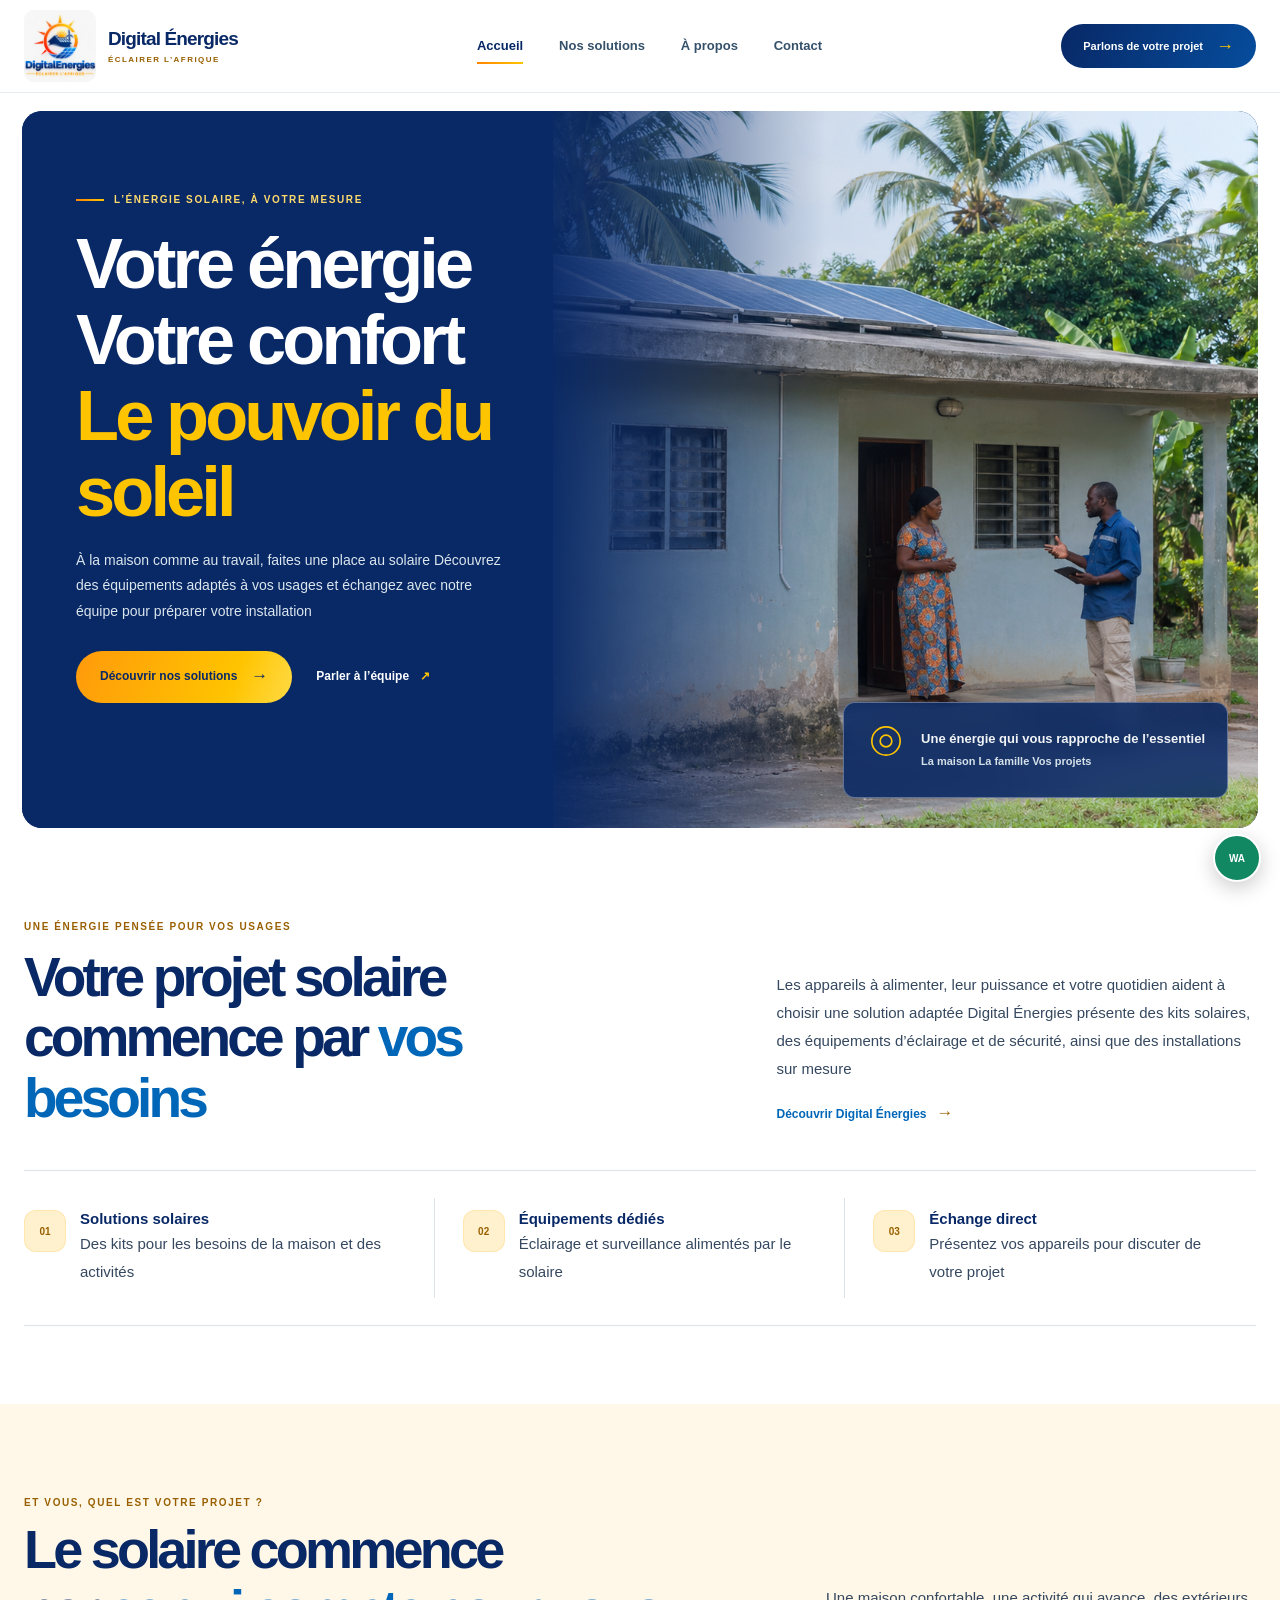
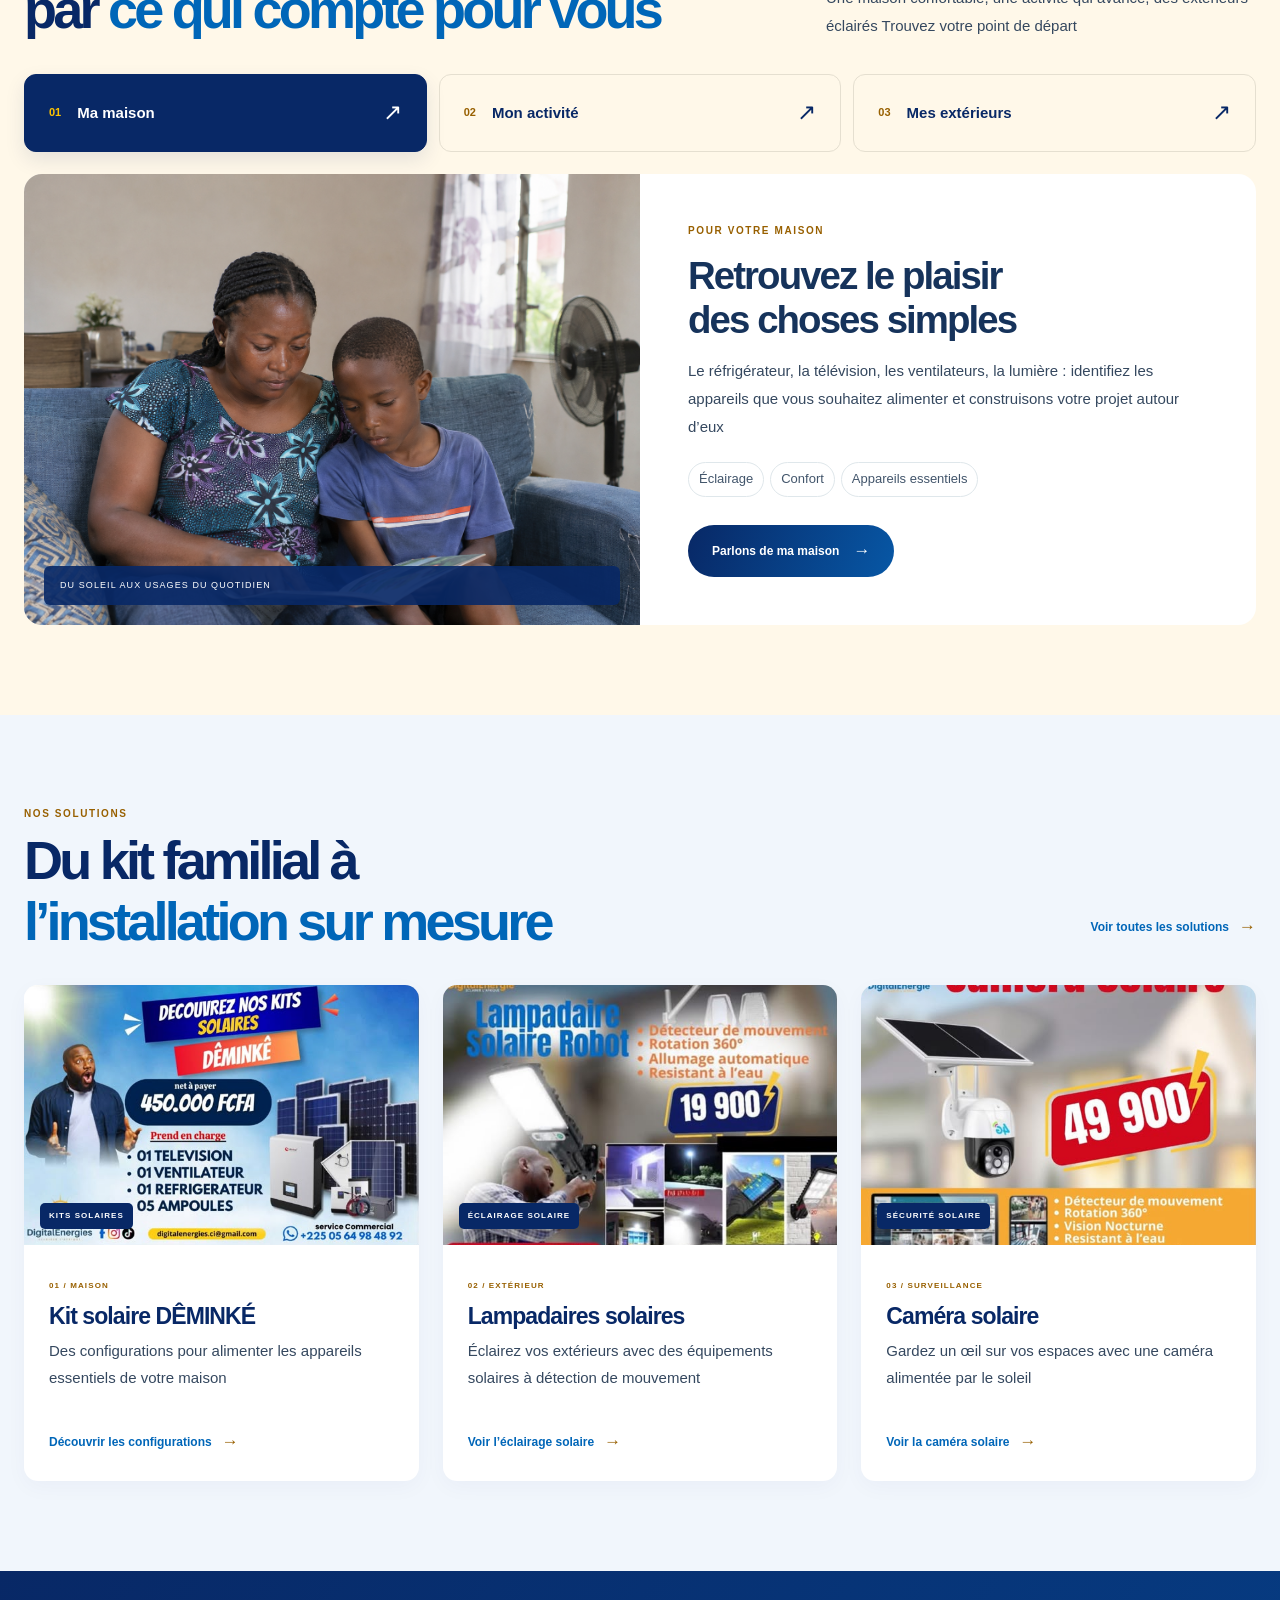
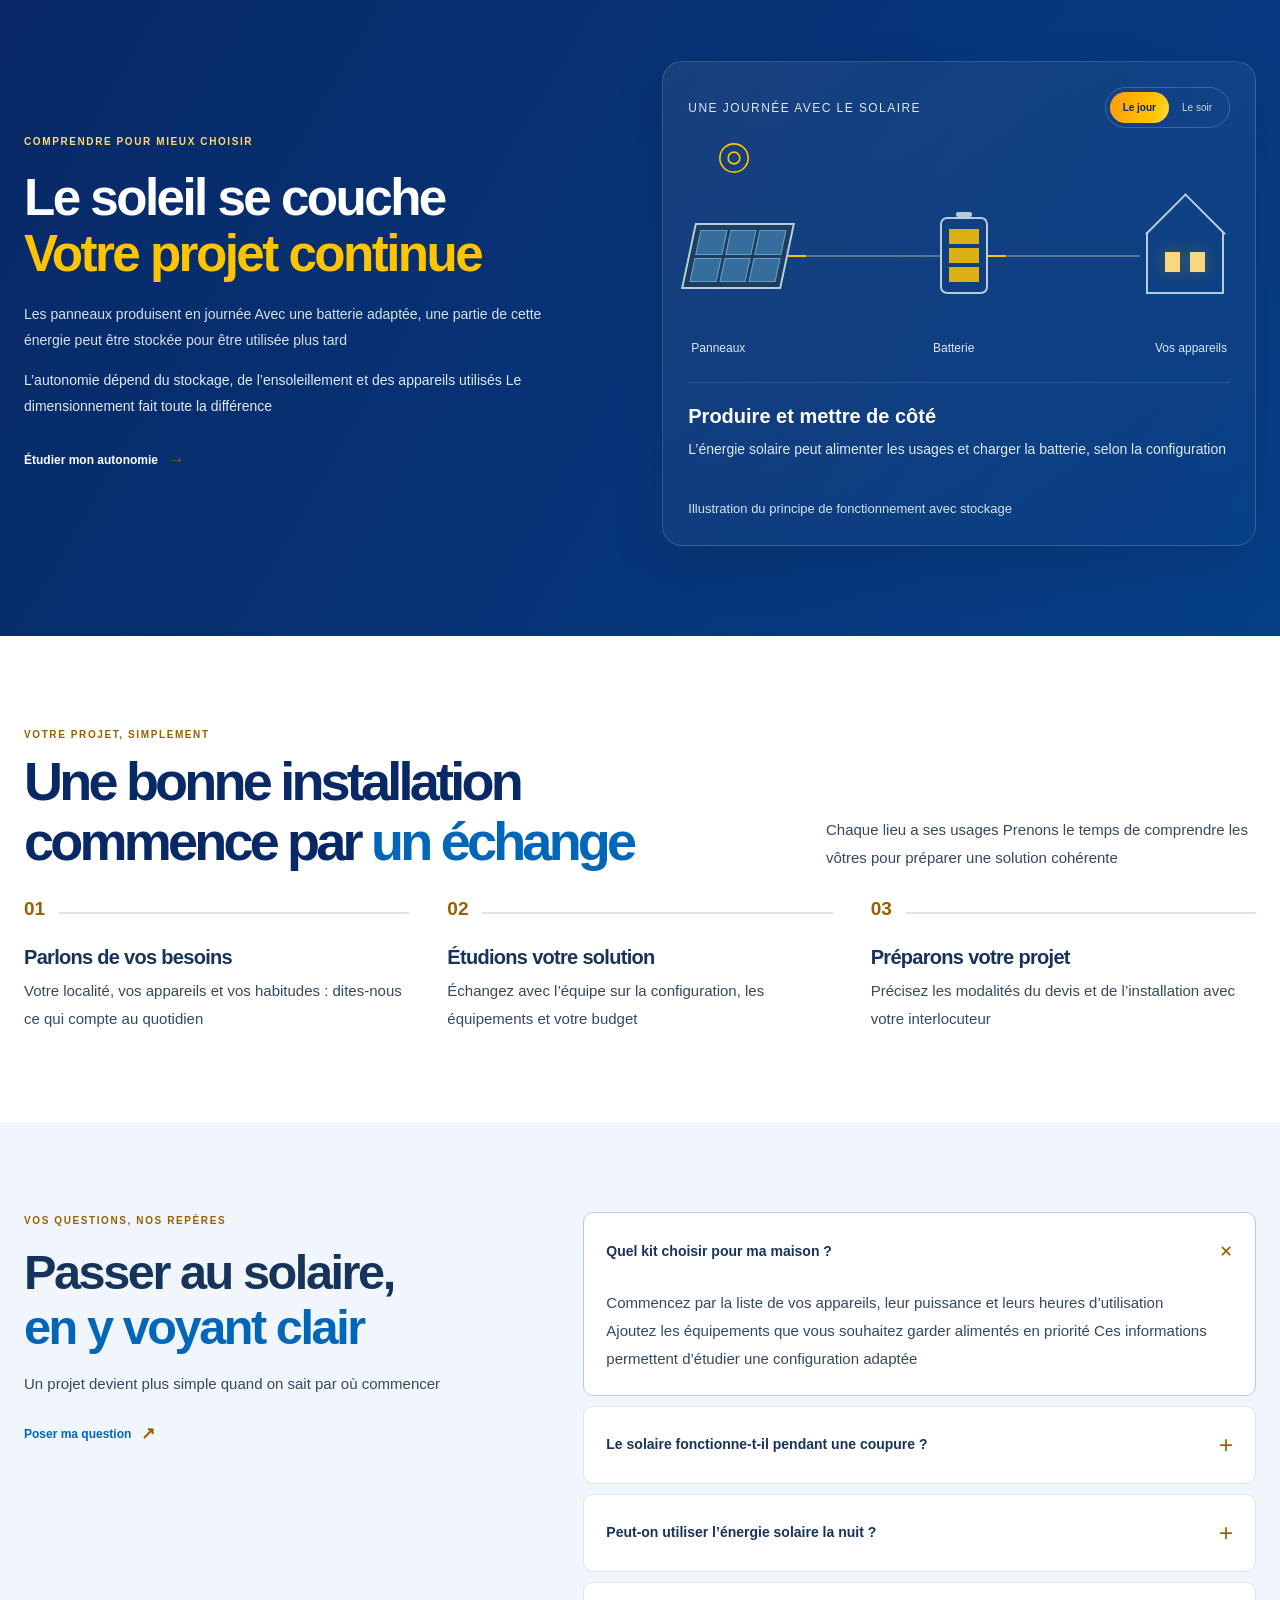
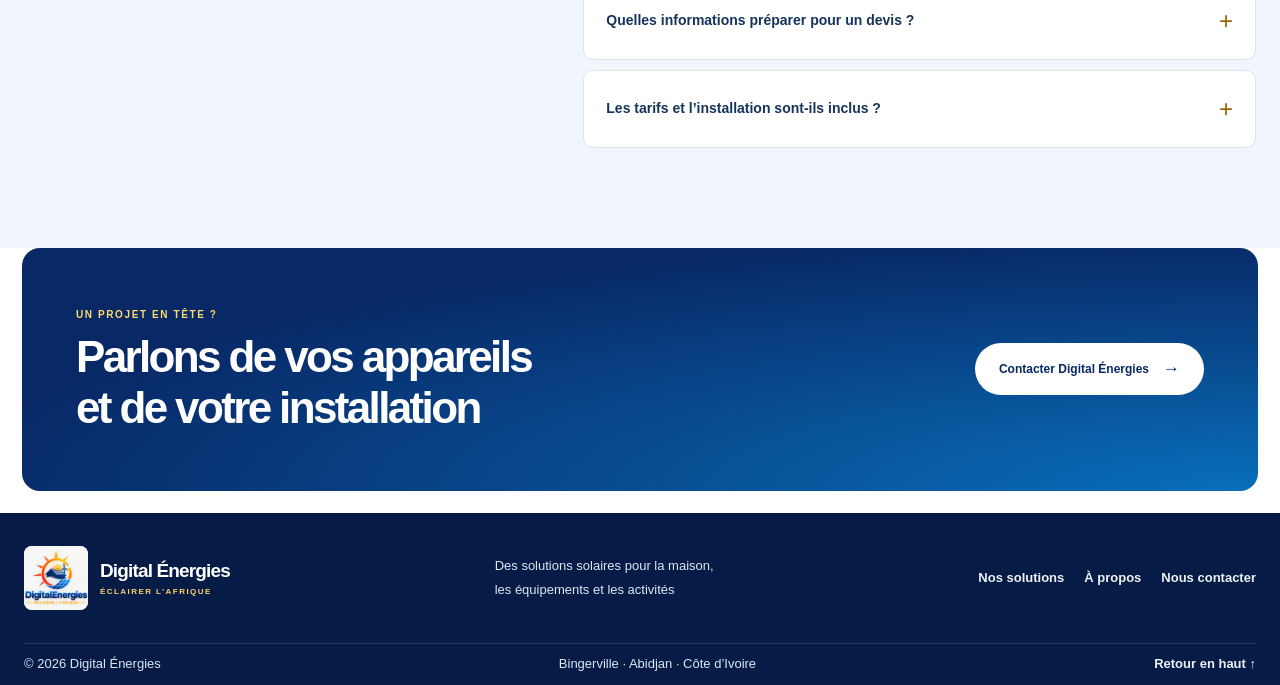
<file: index.html>
<!doctype html>
<html lang="fr">
<head>
  <meta charset="utf-8">
  <meta name="viewport" content="width=device-width, initial-scale=1">
  <meta name="theme-color" content="#082866">
  <meta http-equiv="Content-Security-Policy" content="default-src 'self'; img-src 'self' data:; style-src 'self' 'unsafe-inline' https://fonts.googleapis.com; font-src 'self' https://fonts.gstatic.com; script-src 'self'; base-uri 'self'; form-action 'self'; object-src 'none'">
  <link rel="icon" href="assets/logo-officiel-digital-energies.jpeg" type="image/jpeg">
  <link rel="stylesheet" href="style.css">
  <script src="app.js" defer></script>
  <meta name="description" content="Digital Énergies accompagne les projets solaires à Bingerville et à Abidjan : kits, équipements et installations à étudier selon vos besoins">
  <title>Digital Énergies — Accueil</title>
</head>
<body id="top" class="home-page">
<a class="skip-link" href="#contenu">Aller au contenu</a>
<header class="site-header"><div class="wrap header-inner">
  <a class="brand" href="index.html" aria-label="Digital Énergies — accueil"><img src="assets/logo-officiel-digital-energies.jpeg" alt="" width="72" height="72"><span>Digital Énergies<small>ÉCLAIRER L’AFRIQUE</small></span></a>
  <button class="menu-toggle" type="button" aria-expanded="false" aria-controls="main-nav" aria-label="Ouvrir le menu"><i></i><i></i></button>
  <nav class="main-nav" id="main-nav" aria-label="Navigation principale">
    <a href="index.html" aria-current="page">Accueil</a><a href="solutions.html" >Nos solutions</a><a href="a-propos.html" >À propos</a><a href="contact.html" >Contact</a>
  </nav>
  <a class="header-cta" href="contact.html">Parlons de votre projet <span aria-hidden="true">→</span></a>
</div></header>
<main id="contenu">
<section class="hero" aria-labelledby="hero-title"><div class="hero-image" role="img" aria-label="Illustration d’un échange devant une maison équipée de panneaux solaires"></div><div class="hero-shade"></div>
  <div class="wrap hero-content"><p class="eyebrow"><span></span> L’ÉNERGIE SOLAIRE, À VOTRE MESURE</p><h1 id="hero-title">Votre énergie<br>Votre confort<br><em>Le pouvoir du soleil</em></h1><p class="hero-copy">À la maison comme au travail, faites une place au solaire Découvrez des équipements adaptés à vos usages et échangez avec notre équipe pour préparer votre installation</p><div class="hero-actions"><a class="button button-gold" href="solutions.html">Découvrir nos solutions <span aria-hidden="true">→</span></a><a class="hero-link" href="contact.html">Parler à l’équipe <span aria-hidden="true">↗</span></a></div></div>
  <div class="hero-caption"><span class="caption-sun" aria-hidden="true"><svg viewBox="0 0 48 48" width="40" height="40" fill="none" stroke="currentColor" stroke-width="2" aria-hidden="true"><circle cx="24" cy="24" r="17"/><circle cx="24" cy="24" r="7"/></svg></span><div><strong>Une énergie qui vous rapproche de l’essentiel</strong><span>La maison La famille Vos projets</span></div></div>
</section>
<section class="intro section-space"><div class="wrap intro-grid"><div><p class="eyebrow eyebrow-blue">UNE ÉNERGIE PENSÉE POUR VOS USAGES</p><h2>Votre projet solaire<br>commence par <em>vos besoins</em></h2></div><div class="intro-copy"><p>Les appareils à alimenter, leur puissance et votre quotidien aident à choisir une solution adaptée Digital Énergies présente des kits solaires, des équipements d’éclairage et de sécurité, ainsi que des installations sur mesure</p><a class="text-link" href="a-propos.html">Découvrir Digital Énergies <span aria-hidden="true">→</span></a></div></div>
  <div class="wrap benefit-row"><article><span class="benefit-icon">01</span><div><h3>Solutions solaires</h3><p>Des kits pour les besoins de la maison et des activités</p></div></article><article><span class="benefit-icon">02</span><div><h3>Équipements dédiés</h3><p>Éclairage et surveillance alimentés par le solaire</p></div></article><article><span class="benefit-icon">03</span><div><h3>Échange direct</h3><p>Présentez vos appareils pour discuter de votre projet</p></div></article></div>
</section>
<section class="needs-section section-space" aria-labelledby="needs-title"><div class="wrap"><div class="section-heading"><div><p class="eyebrow eyebrow-blue">ET VOUS, QUEL EST VOTRE PROJET ?</p><h2 id="needs-title">Le solaire commence<br>par <em>ce qui compte pour vous</em></h2></div><p class="section-summary">Une maison confortable, une activité qui avance, des extérieurs éclairés Trouvez votre point de départ</p></div><div class="needs-selector" role="group" aria-label="Choisir votre besoin"><button type="button" class="need-choice is-selected" data-need="maison" aria-pressed="true"><span>01</span> Ma maison <b aria-hidden="true">↗</b></button><button type="button" class="need-choice" data-need="activite" aria-pressed="false"><span>02</span> Mon activité <b aria-hidden="true">↗</b></button><button type="button" class="need-choice" data-need="exterieurs" aria-pressed="false"><span>03</span> Mes extérieurs <b aria-hidden="true">↗</b></button></div><div class="needs-feature"><div class="needs-photo"><img src="assets/famille-lecture-naturelle.png" alt="Illustration d’une mère et de son fils lisant ensemble à la maison" loading="lazy"><span>DU SOLEIL AUX USAGES DU QUOTIDIEN</span></div><div class="needs-content" aria-live="polite"><div data-need-panel="maison"><p class="eyebrow eyebrow-blue">POUR VOTRE MAISON</p><h3>Retrouvez le plaisir<br>des choses simples</h3><p>Le réfrigérateur, la télévision, les ventilateurs, la lumière : identifiez les appareils que vous souhaitez alimenter et construisons votre projet autour d’eux</p><div class="need-tags"><span>Éclairage</span><span>Confort</span><span>Appareils essentiels</span></div><a class="button button-blue" href="contact.html?solution=Kit%20solaire%20sur%20mesure">Parlons de ma maison <span aria-hidden="true">→</span></a></div><div data-need-panel="activite" hidden><p class="eyebrow eyebrow-blue">POUR VOTRE ACTIVITÉ</p><h3>De l’énergie pour<br>ce que vous entreprenez</h3><p>Boutique, bureau ou atelier : précisez vos horaires et vos équipements prioritaires pour étudier une installation adaptée à votre façon de travailler</p><div class="need-tags"><span>Bureaux</span><span>Commerces</span><span>Équipements professionnels</span></div><a class="button button-blue" href="contact.html?solution=Kit%20solaire%20sur%20mesure">Parlons de mon activité <span aria-hidden="true">→</span></a></div><div data-need-panel="exterieurs" hidden><p class="eyebrow eyebrow-blue">POUR VOS EXTÉRIEURS</p><h3>Vos espaces méritent<br>aussi leur lumière</h3><p>Une cour, une entrée ou un passage à éclairer ? Découvrez les lampadaires et les caméras solaires, puis échangez avec l’équipe sur les emplacements et les modèles</p><div class="need-tags"><span>Cours et jardins</span><span>Éclairage</span><span>Surveillance</span></div><a class="button button-blue" href="solutions.html#eclairage">Explorer les équipements <span aria-hidden="true">→</span></a></div></div></div></div></section><section class="home-solutions section-space"><div class="wrap"><div class="section-heading"><div><p class="eyebrow eyebrow-blue">NOS SOLUTIONS</p><h2>Du kit familial à<br><em>l’installation sur mesure</em></h2></div><a class="text-link heading-link" href="solutions.html">Voir toutes les solutions <span aria-hidden="true">→</span></a></div>
  <div class="preview-grid"><a class="preview-card" href="solutions.html#kits"><div class="preview-image"><img src="assets/kit-deminque.jpg" alt="Kit solaire DÊMINKÉ présenté par Digital Énergies" loading="lazy"><span class="image-tag">KITS SOLAIRES</span></div><div class="preview-copy"><span class="card-number">01 / MAISON</span><h3>Kit solaire DÊMINKÉ</h3><p>Des configurations pour alimenter les appareils essentiels de votre maison</p><span class="text-link">Découvrir les configurations <b aria-hidden="true">→</b></span></div></a>
  <a class="preview-card" href="solutions.html#eclairage"><div class="preview-image"><img src="assets/lampadaire-solaire.jpg" alt="Lampadaire solaire et installation par un technicien de Digital Énergies" loading="lazy"><span class="image-tag">ÉCLAIRAGE SOLAIRE</span></div><div class="preview-copy"><span class="card-number">02 / EXTÉRIEUR</span><h3>Lampadaires solaires</h3><p>Éclairez vos extérieurs avec des équipements solaires à détection de mouvement</p><span class="text-link">Voir l’éclairage solaire <b aria-hidden="true">→</b></span></div></a>
  <a class="preview-card" href="solutions.html#securite"><div class="preview-image"><img src="assets/camera-solaire.jpg" alt="Caméra de surveillance solaire" loading="lazy"><span class="image-tag">SÉCURITÉ SOLAIRE</span></div><div class="preview-copy"><span class="card-number">03 / SURVEILLANCE</span><h3>Caméra solaire</h3><p>Gardez un œil sur vos espaces avec une caméra alimentée par le soleil</p><span class="text-link">Voir la caméra solaire <b aria-hidden="true">→</b></span></div></a></div>
</div></section>
<section class="energy-section section-space" aria-labelledby="energy-title"><div class="wrap energy-layout"><div class="energy-copy"><p class="eyebrow">COMPRENDRE POUR MIEUX CHOISIR</p><h2 id="energy-title">Le soleil se couche<br><em>Votre projet continue</em></h2><p>Les panneaux produisent en journée Avec une batterie adaptée, une partie de cette énergie peut être stockée pour être utilisée plus tard</p><p class="energy-note">L’autonomie dépend du stockage, de l’ensoleillement et des appareils utilisés Le dimensionnement fait toute la différence</p><a class="text-link" href="contact.html?solution=Kit%20solaire%20sur%20mesure">Étudier mon autonomie <span aria-hidden="true">→</span></a></div><div class="energy-demo" data-energy="day"><div class="energy-demo-top"><span>UNE JOURNÉE AVEC LE SOLAIRE</span><div class="energy-switch" role="group" aria-label="Découvrir le fonctionnement"><button type="button" data-energy-mode="day" aria-pressed="true">Le jour</button><button type="button" data-energy-mode="night" aria-pressed="false">Le soir</button></div></div><div class="energy-scene" aria-hidden="true"><div class="energy-sun"><svg viewBox="0 0 48 48" width="40" height="40" fill="none" stroke="currentColor" stroke-width="2" aria-hidden="true"><circle cx="24" cy="24" r="17"/><circle cx="24" cy="24" r="7"/></svg></div><div class="solar-grid"><i></i><i></i><i></i><i></i><i></i><i></i></div><div class="energy-cable"><span></span></div><div class="battery-shape"><span></span><span></span><span></span></div><div class="energy-cable cable-two"><span></span></div><div class="home-shape"><div class="home-roof"></div><span></span><span></span></div></div><div class="energy-labels"><span>Panneaux</span><span>Batterie</span><span>Vos appareils</span></div><div class="energy-demo-caption" aria-live="polite"><strong id="energy-caption-title">Produire et mettre de côté</strong><p id="energy-caption-text">L’énergie solaire peut alimenter les usages et charger la batterie, selon la configuration</p></div><small>Illustration du principe de fonctionnement avec stockage</small></div></div></section><section class="home-process section-space"><div class="wrap"><div class="section-heading"><div><p class="eyebrow eyebrow-blue">VOTRE PROJET, SIMPLEMENT</p><h2>Une bonne installation<br>commence par <em>un échange</em></h2></div><p class="section-summary">Chaque lieu a ses usages Prenons le temps de comprendre les vôtres pour préparer une solution cohérente</p></div><div class="process-grid"><article><span>01</span><h3>Parlons de vos besoins</h3><p>Votre localité, vos appareils et vos habitudes : dites-nous ce qui compte au quotidien</p></article><article><span>02</span><h3>Étudions votre solution</h3><p>Échangez avec l’équipe sur la configuration, les équipements et votre budget</p></article><article><span>03</span><h3>Préparons votre projet</h3><p>Précisez les modalités du devis et de l’installation avec votre interlocuteur</p></article></div></div></section><section class="home-faq section-space" aria-labelledby="faq-title"><div class="wrap faq-layout"><div class="faq-intro"><p class="eyebrow eyebrow-blue">VOS QUESTIONS, NOS REPÈRES</p><h2 id="faq-title">Passer au solaire,<br><em>en y voyant clair</em></h2><p>Un projet devient plus simple quand on sait par où commencer</p><a class="text-link" href="contact.html">Poser ma question <span aria-hidden="true">↗</span></a></div><div class="faq-list"><details open><summary>Quel kit choisir pour ma maison ?<span aria-hidden="true">+</span></summary><p>Commencez par la liste de vos appareils, leur puissance et leurs heures d’utilisation Ajoutez les équipements que vous souhaitez garder alimentés en priorité Ces informations permettent d’étudier une configuration adaptée</p></details><details><summary>Le solaire fonctionne-t-il pendant une coupure ?<span aria-hidden="true">+</span></summary><p>Cela dépend du système installé Une installation conçue pour le secours, avec un onduleur compatible et un stockage adapté, peut alimenter les circuits prévus pendant une coupure Faites préciser ce fonctionnement dans votre devis</p></details><details><summary>Peut-on utiliser l’énergie solaire la nuit ?<span aria-hidden="true">+</span></summary><p>Les panneaux ne produisent pas la nuit Une batterie permet d’utiliser de l’énergie stockée en journée, dans la limite de sa capacité et de la consommation des appareils</p></details><details><summary>Quelles informations préparer pour un devis ?<span aria-hidden="true">+</span></summary><p>Votre localité, les appareils à alimenter, les horaires d’utilisation et votre objectif d’autonomie Si possible, préparez aussi une facture d’électricité et des informations sur l’espace disponible pour les panneaux</p></details><details><summary>Les tarifs et l’installation sont-ils inclus ?<span aria-hidden="true">+</span></summary><p>Les modalités varient selon les équipements et l’offre Demandez un devis précisant le matériel, la pose, le transport et les garanties applicables L’équipe vous confirmera les prix et les disponibilités</p></details></div></div></section><section class="home-cta"><div class="wrap home-cta-inner"><div><p class="eyebrow">UN PROJET EN TÊTE ?</p><h2>Parlons de vos appareils<br>et de votre installation</h2></div><a class="button button-light" href="contact.html">Contacter Digital Énergies <span aria-hidden="true">→</span></a></div></section>
</main>
<footer class="site-footer"><div class="wrap footer-main">
  <a class="brand footer-brand" href="index.html"><img src="assets/logo-officiel-digital-energies.jpeg" alt="" width="64" height="64"><span>Digital Énergies<small>ÉCLAIRER L’AFRIQUE</small></span></a>
  <p>Des solutions solaires pour la maison,<br>les équipements et les activités</p>
  <div class="footer-links"><a href="solutions.html">Nos solutions</a><a href="a-propos.html">À propos</a><a href="contact.html">Nous contacter</a></div>
</div><div class="wrap footer-bottom"><span>© <span id="year">2026</span> Digital Énergies</span><span>Bingerville · Abidjan · Côte d’Ivoire</span><a href="#top">Retour en haut ↑</a></div></footer>
<a class="floating-whatsapp" href="https://wa.me/2250564984892?text=Bonjour%20Digital%20Energies%2C%20je%20souhaite%20un%20renseignement" target="_blank" rel="noopener noreferrer" aria-label="Écrire à Digital Énergies sur WhatsApp">WA</a>
</body>
</html>
</file>
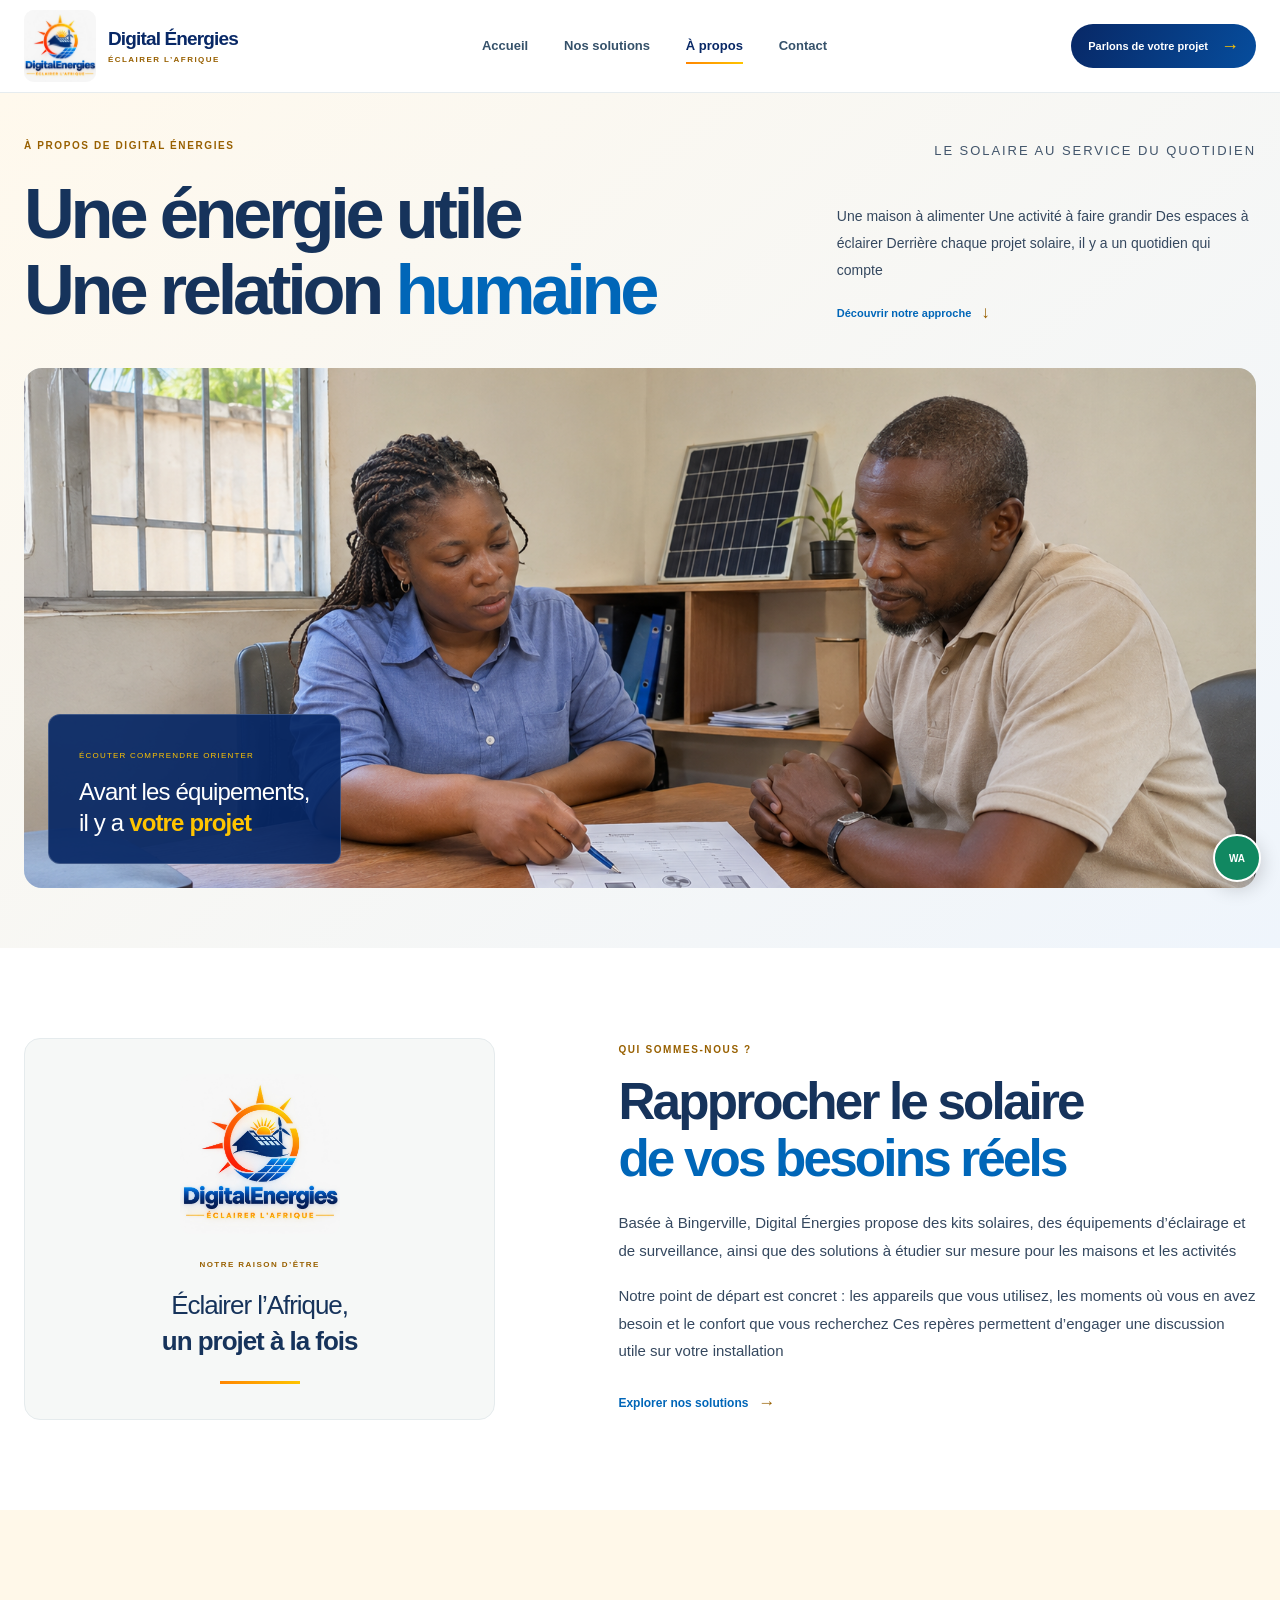
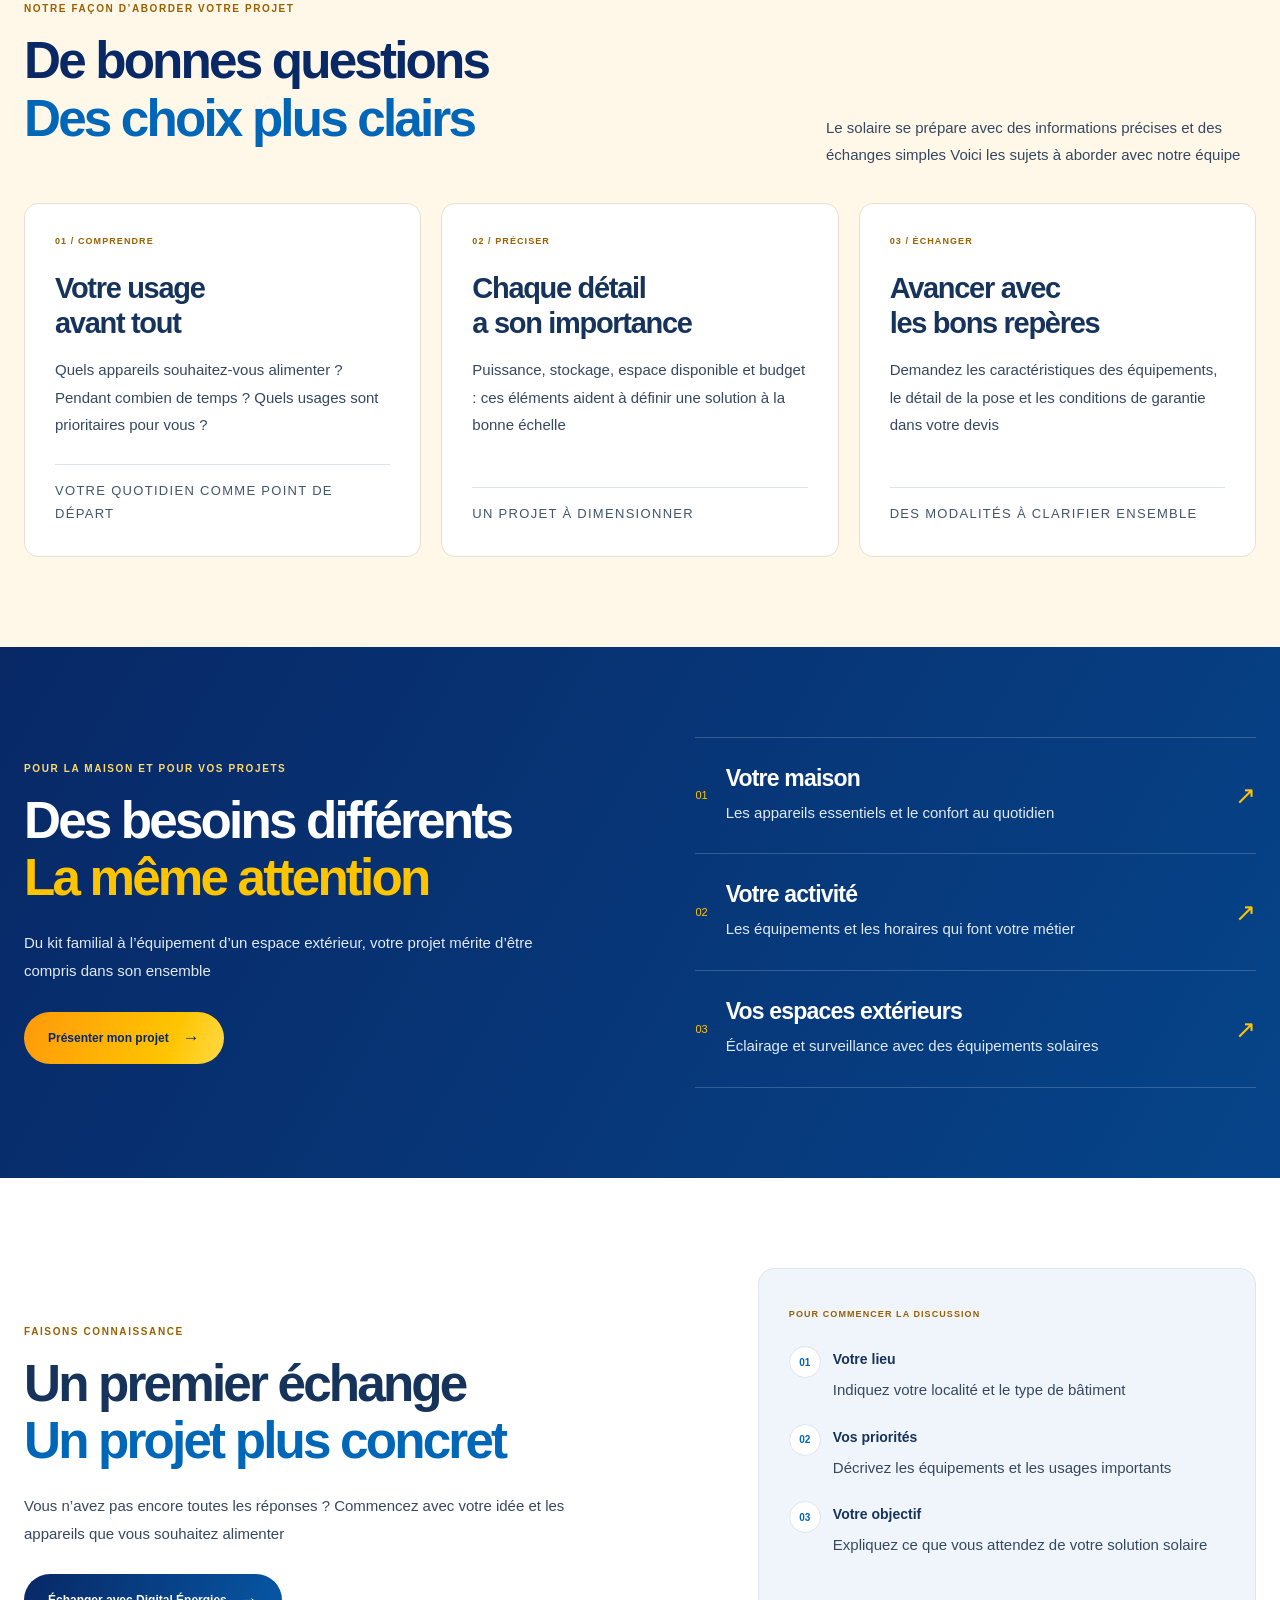
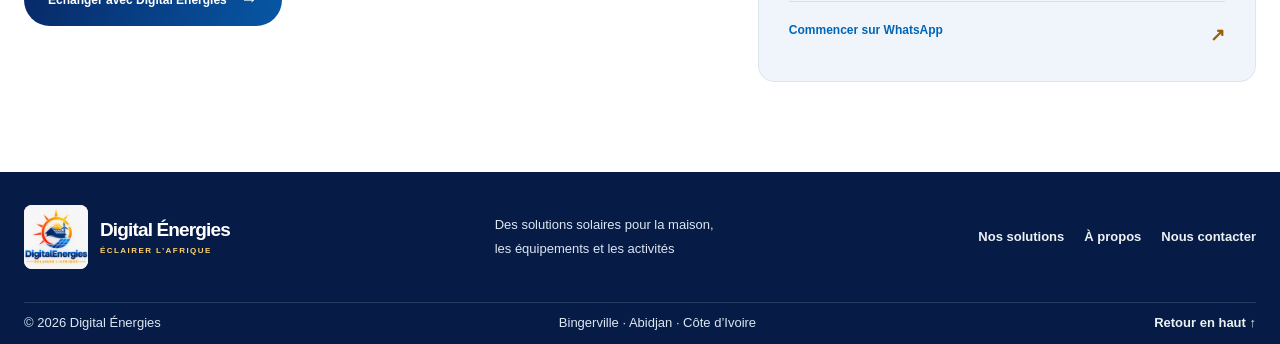
<file: a-propos.html>
<!doctype html>
<html lang="fr">
<head>
  <meta charset="utf-8">
  <meta name="viewport" content="width=device-width, initial-scale=1">
  <meta name="theme-color" content="#082866">
  <meta http-equiv="Content-Security-Policy" content="default-src 'self'; img-src 'self' data:; style-src 'self' 'unsafe-inline' https://fonts.googleapis.com; font-src 'self' https://fonts.gstatic.com; script-src 'self'; base-uri 'self'; form-action 'self'; object-src 'none'">
  <link rel="icon" href="assets/logo-officiel-digital-energies.jpeg" type="image/jpeg">
  <link rel="stylesheet" href="style.css">
  <script src="app.js" defer></script>
  <meta name="description" content="Découvrez l’approche de Digital Énergies et ses solutions solaires à Bingerville et à Abidjan">
  <title>À propos — Digital Énergies</title>
</head>
<body id="top" class="about-page">
<a class="skip-link" href="#contenu">Aller au contenu</a>
<header class="site-header"><div class="wrap header-inner">
  <a class="brand" href="index.html" aria-label="Digital Énergies — accueil"><img src="assets/logo-officiel-digital-energies.jpeg" alt="" width="72" height="72"><span>Digital Énergies<small>ÉCLAIRER L’AFRIQUE</small></span></a>
  <button class="menu-toggle" type="button" aria-expanded="false" aria-controls="main-nav" aria-label="Ouvrir le menu"><i></i><i></i></button>
  <nav class="main-nav" id="main-nav" aria-label="Navigation principale">
    <a href="index.html" >Accueil</a><a href="solutions.html" >Nos solutions</a><a href="a-propos.html" aria-current="page">À propos</a><a href="contact.html" >Contact</a>
  </nav>
  <a class="header-cta" href="contact.html">Parlons de votre projet <span aria-hidden="true">→</span></a>
</div></header>
<main id="contenu"><section class="about-intro section-space"><div class="wrap"><div class="about-intro-top"><p class="eyebrow eyebrow-blue">À PROPOS DE DIGITAL ÉNERGIES</p><span>LE SOLAIRE AU SERVICE DU QUOTIDIEN</span></div><div class="about-intro-grid"><h1>Une énergie utile<br>Une relation <em>humaine</em></h1><div><p>Une maison à alimenter Une activité à faire grandir Des espaces à éclairer Derrière chaque projet solaire, il y a un quotidien qui compte</p><a class="text-link" href="#notre-approche">Découvrir notre approche <span aria-hidden="true">↓</span></a></div></div><div class="about-wide-photo"><img src="assets/conseil-solaire-naturel.png" alt="Illustration d’une conseillère et d’un client discutant des appareils à alimenter" fetchpriority="high"><div><span>ÉCOUTER COMPRENDRE ORIENTER</span><p>Avant les équipements,<br>il y a <strong>votre projet</strong></p></div></div></div></section>
<section class="about-mission section-space" id="notre-approche"><div class="wrap about-mission-grid"><div class="mission-brand"><img src="assets/logo-officiel-digital-energies.jpeg" alt="Digital Énergies — Éclairer l’Afrique" loading="lazy"><span>NOTRE RAISON D’ÊTRE</span><p>Éclairer l’Afrique,<br><strong>un projet à la fois</strong></p><div class="mission-line"></div></div><div class="mission-copy"><p class="eyebrow eyebrow-blue">QUI SOMMES-NOUS ?</p><h2>Rapprocher le solaire<br><em>de vos besoins réels</em></h2><p>Basée à Bingerville, Digital Énergies propose des kits solaires, des équipements d’éclairage et de surveillance, ainsi que des solutions à étudier sur mesure pour les maisons et les activités</p><p>Notre point de départ est concret : les appareils que vous utilisez, les moments où vous en avez besoin et le confort que vous recherchez Ces repères permettent d’engager une discussion utile sur votre installation</p><a class="text-link" href="solutions.html">Explorer nos solutions <span aria-hidden="true">→</span></a></div></div></section>
<section class="about-principles section-space"><div class="wrap"><div class="section-heading"><div><p class="eyebrow eyebrow-blue">NOTRE FAÇON D’ABORDER VOTRE PROJET</p><h2>De bonnes questions<br><em>Des choix plus clairs</em></h2></div><p class="section-summary">Le solaire se prépare avec des informations précises et des échanges simples Voici les sujets à aborder avec notre équipe</p></div><div class="principles-grid"><article><span>01 / COMPRENDRE</span><h3>Votre usage<br>avant tout</h3><p>Quels appareils souhaitez-vous alimenter ? Pendant combien de temps ? Quels usages sont prioritaires pour vous ?</p><div class="principle-bottom">VOTRE QUOTIDIEN COMME POINT DE DÉPART</div></article><article><span>02 / PRÉCISER</span><h3>Chaque détail<br>a son importance</h3><p>Puissance, stockage, espace disponible et budget : ces éléments aident à définir une solution à la bonne échelle</p><div class="principle-bottom">UN PROJET À DIMENSIONNER</div></article><article><span>03 / ÉCHANGER</span><h3>Avancer avec<br>les bons repères</h3><p>Demandez les caractéristiques des équipements, le détail de la pose et les conditions de garantie dans votre devis</p><div class="principle-bottom">DES MODALITÉS À CLARIFIER ENSEMBLE</div></article></div></div></section>
<section class="about-audiences section-space"><div class="wrap audience-layout"><div><p class="eyebrow">POUR LA MAISON ET POUR VOS PROJETS</p><h2>Des besoins différents<br><em>La même attention</em></h2><p>Du kit familial à l’équipement d’un espace extérieur, votre projet mérite d’être compris dans son ensemble</p><a class="button button-gold" href="contact.html">Présenter mon projet <span aria-hidden="true">→</span></a></div><div class="audience-list"><a href="solutions.html#kits"><span>01</span><div><h3>Votre maison</h3><p>Les appareils essentiels et le confort au quotidien</p></div><b aria-hidden="true">↗</b></a><a href="solutions.html#sur-mesure"><span>02</span><div><h3>Votre activité</h3><p>Les équipements et les horaires qui font votre métier</p></div><b aria-hidden="true">↗</b></a><a href="solutions.html#eclairage"><span>03</span><div><h3>Vos espaces extérieurs</h3><p>Éclairage et surveillance avec des équipements solaires</p></div><b aria-hidden="true">↗</b></a></div></div></section>
<section class="about-dialogue section-space"><div class="wrap dialogue-layout"><div><p class="eyebrow eyebrow-blue">FAISONS CONNAISSANCE</p><h2>Un premier échange<br><em>Un projet plus concret</em></h2><p>Vous n’avez pas encore toutes les réponses ? Commencez avec votre idée et les appareils que vous souhaitez alimenter</p><a class="button button-blue" href="contact.html">Échanger avec Digital Énergies <span aria-hidden="true">→</span></a></div><div class="dialogue-card"><span>POUR COMMENCER LA DISCUSSION</span><ol><li><b>Votre lieu</b><p>Indiquez votre localité et le type de bâtiment</p></li><li><b>Vos priorités</b><p>Décrivez les équipements et les usages importants</p></li><li><b>Votre objectif</b><p>Expliquez ce que vous attendez de votre solution solaire</p></li></ol><a href="https://wa.me/2250564984892?text=Bonjour%20Digital%20Energies%2C%20je%20souhaite%20parler%20de%20mon%20projet%20solaire" target="_blank" rel="noopener noreferrer">Commencer sur WhatsApp <span aria-hidden="true">↗</span></a></div></div></section></main>
<footer class="site-footer"><div class="wrap footer-main">
  <a class="brand footer-brand" href="index.html"><img src="assets/logo-officiel-digital-energies.jpeg" alt="" width="64" height="64"><span>Digital Énergies<small>ÉCLAIRER L’AFRIQUE</small></span></a>
  <p>Des solutions solaires pour la maison,<br>les équipements et les activités</p>
  <div class="footer-links"><a href="solutions.html">Nos solutions</a><a href="a-propos.html">À propos</a><a href="contact.html">Nous contacter</a></div>
</div><div class="wrap footer-bottom"><span>© <span id="year">2026</span> Digital Énergies</span><span>Bingerville · Abidjan · Côte d’Ivoire</span><a href="#top">Retour en haut ↑</a></div></footer>
<a class="floating-whatsapp" href="https://wa.me/2250564984892?text=Bonjour%20Digital%20Energies%2C%20je%20souhaite%20un%20renseignement" target="_blank" rel="noopener noreferrer" aria-label="Écrire à Digital Énergies sur WhatsApp">WA</a>
</body>
</html>
</file>
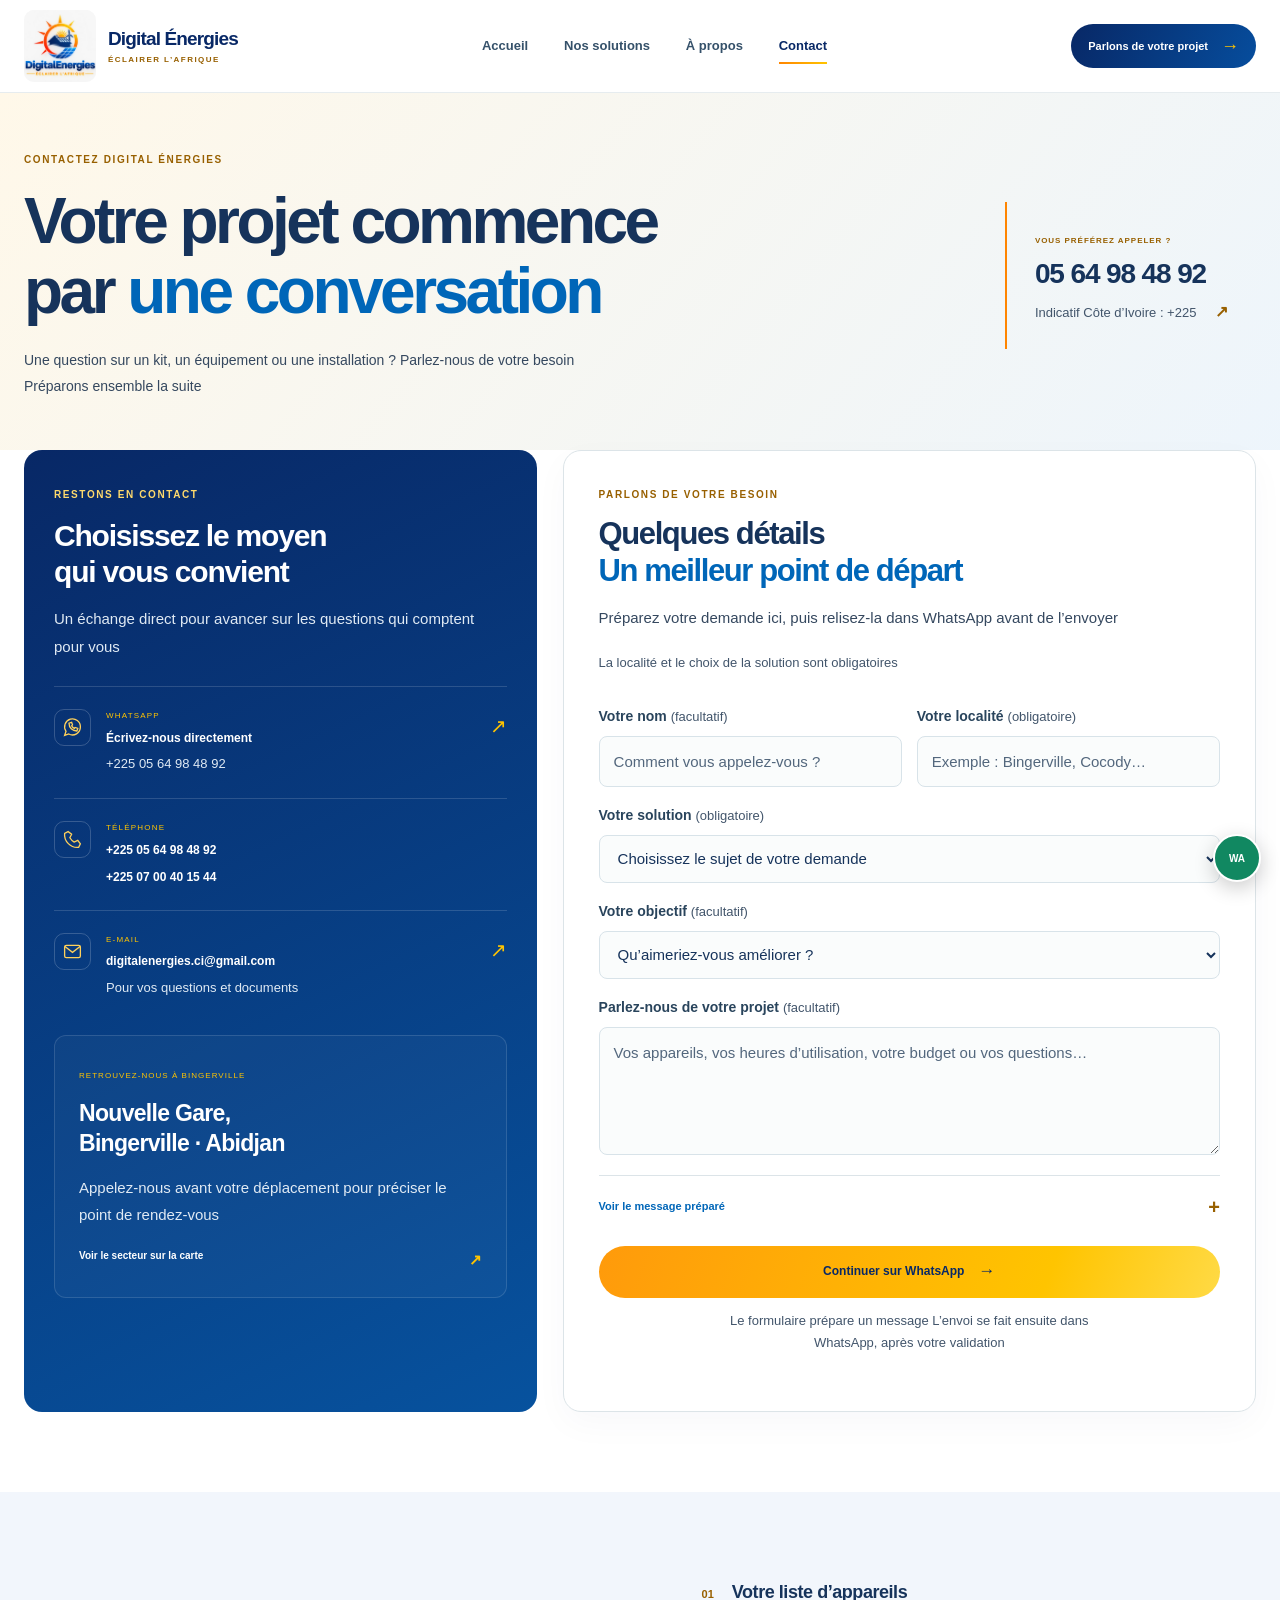
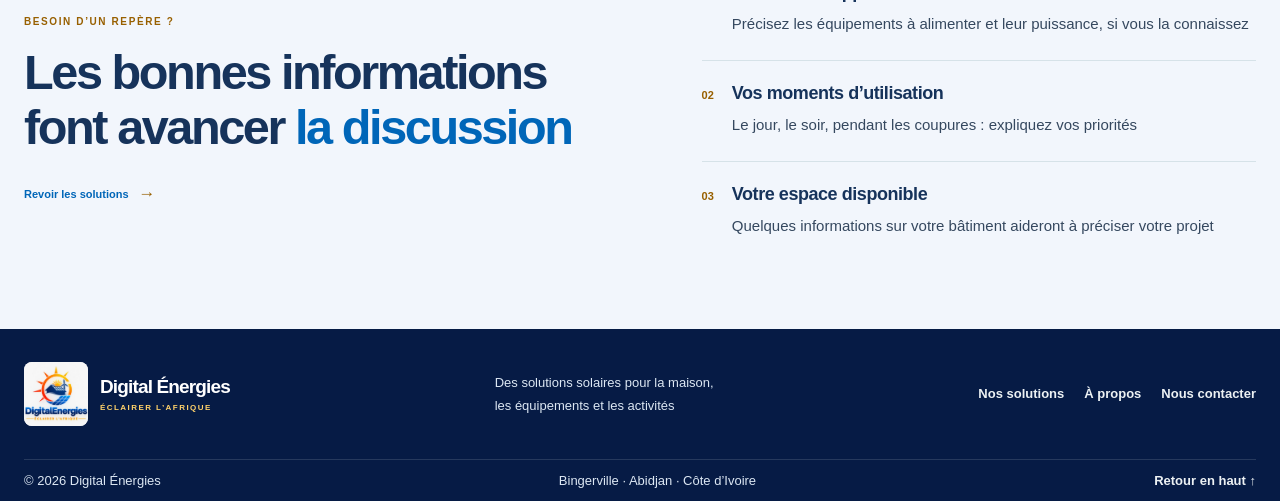
<file: contact.html>
<!doctype html>
<html lang="fr">
<head>
  <meta charset="utf-8">
  <meta name="viewport" content="width=device-width, initial-scale=1">
  <meta name="theme-color" content="#082866">
  <meta http-equiv="Content-Security-Policy" content="default-src 'self'; img-src 'self' data:; style-src 'self' 'unsafe-inline' https://fonts.googleapis.com; font-src 'self' https://fonts.gstatic.com; script-src 'self'; base-uri 'self'; form-action 'self'; object-src 'none'">
  <link rel="icon" href="assets/logo-officiel-digital-energies.jpeg" type="image/jpeg">
  <link rel="stylesheet" href="style.css">
  <script src="app.js" defer></script>
  <meta name="description" content="Contactez Digital Énergies à Bingerville pour discuter de votre projet solaire">
  <title>Contact — Digital Énergies</title>
</head>
<body id="top" class="contact-page">
<a class="skip-link" href="#contenu">Aller au contenu</a>
<header class="site-header"><div class="wrap header-inner">
  <a class="brand" href="index.html" aria-label="Digital Énergies — accueil"><img src="assets/logo-officiel-digital-energies.jpeg" alt="" width="72" height="72"><span>Digital Énergies<small>ÉCLAIRER L’AFRIQUE</small></span></a>
  <button class="menu-toggle" type="button" aria-expanded="false" aria-controls="main-nav" aria-label="Ouvrir le menu"><i></i><i></i></button>
  <nav class="main-nav" id="main-nav" aria-label="Navigation principale">
    <a href="index.html" >Accueil</a><a href="solutions.html" >Nos solutions</a><a href="a-propos.html" >À propos</a><a href="contact.html" aria-current="page">Contact</a>
  </nav>
  <a class="header-cta" href="contact.html">Parlons de votre projet <span aria-hidden="true">→</span></a>
</div></header>
<main id="contenu"><section class="contact-welcome"><div class="wrap contact-welcome-layout"><div><p class="eyebrow eyebrow-blue">CONTACTEZ DIGITAL ÉNERGIES</p><h1>Votre projet commence<br>par <em>une conversation</em></h1><p>Une question sur un kit, un équipement ou une installation ? Parlez-nous de votre besoin Préparons ensemble la suite</p></div><a class="contact-direct" href="tel:+2250564984892"><span>VOUS PRÉFÉREZ APPELER ?</span><strong>05 64 98 48 92</strong><small>Indicatif Côte d’Ivoire : +225 <b aria-hidden="true">↗</b></small></a></div></section>
<section class="contact-workspace"><div class="wrap contact-workspace-grid"><aside class="contact-sidebar" aria-label="Coordonnées de Digital Énergies"><p class="eyebrow">RESTONS EN CONTACT</p><h2>Choisissez le moyen<br>qui vous convient</h2><p>Un échange direct pour avancer sur les questions qui comptent pour vous</p><div class="contact-methods"><a href="https://wa.me/2250564984892?text=Bonjour%20Digital%20Energies%2C%20je%20souhaite%20un%20renseignement" target="_blank" rel="noopener noreferrer"><span class="method-icon" aria-hidden="true"><svg viewBox="0 0 24 24" fill="none" stroke="currentColor" stroke-width="1.5"><path d="M21 11.5a9 9 0 0 1-13.3 7.9L3 21l1.6-4.7A9 9 0 1 1 21 11.5Z"/><path d="M8 7c0 5 4 9 9 9l1-3-3-1-1 1a7 7 0 0 1-3-3l1-1-1-3-3 1Z"/></svg></span><div><small>WHATSAPP</small><strong>Écrivez-nous directement</strong><span>+225 05 64 98 48 92</span></div><b aria-hidden="true">↗</b></a><div class="contact-method-row"><span class="method-icon" aria-hidden="true"><svg viewBox="0 0 24 24" fill="none" stroke="currentColor" stroke-width="1.5"><path d="m7 3 4 3-2 4a14 14 0 0 0 5 5l4-2 3 4-2 4C10 22 2 14 3 5l4-2Z"/></svg></span><div><small>TÉLÉPHONE</small><a href="tel:+2250564984892">+225 05 64 98 48 92</a><a href="tel:+2250700401544">+225 07 00 40 15 44</a></div></div><a href="mailto:digitalenergies.ci@gmail.com"><span class="method-icon" aria-hidden="true"><svg viewBox="0 0 24 24" fill="none" stroke="currentColor" stroke-width="1.5"><rect x="3" y="5" width="18" height="14" rx="2"/><path d="m3 6 9 7 9-7"/></svg></span><div><small>E-MAIL</small><strong>digitalenergies.ci@gmail.com</strong><span>Pour vos questions et documents</span></div><b aria-hidden="true">↗</b></a></div><div class="contact-location"><span>RETROUVEZ-NOUS À BINGERVILLE</span><h3>Nouvelle Gare,<br>Bingerville · Abidjan</h3><p>Appelez-nous avant votre déplacement pour préciser le point de rendez-vous</p><a href="https://www.google.com/maps/search/?api=1&amp;query=Nouvelle+Gare+Bingerville+Abidjan" target="_blank" rel="noopener noreferrer">Voir le secteur sur la carte <span aria-hidden="true">↗</span></a></div></aside>
<div class="contact-form-panel"><div class="contact-form-title"><p class="eyebrow eyebrow-blue">PARLONS DE VOTRE BESOIN</p><h2>Quelques détails<br><em>Un meilleur point de départ</em></h2><p>Préparez votre demande ici, puis relisez-la dans WhatsApp avant de l’envoyer</p></div><form class="request-form" id="project-form"><p class="selected-project" id="selected-project" hidden></p><p class="required-note">La localité et le choix de la solution sont obligatoires</p><div class="contact-form-row"><div><label for="project-name">Votre nom <span>(facultatif)</span></label><input id="project-name" name="clientName" type="text" placeholder="Comment vous appelez-vous ?" autocomplete="name" maxlength="100"></div><div><label for="project-place">Votre localité <span aria-label="obligatoire">(obligatoire)</span></label><input id="project-place" name="place" type="text" placeholder="Exemple : Bingerville, Cocody…" autocomplete="address-level2" required maxlength="150"></div></div><label for="project-type">Votre solution <span aria-label="obligatoire">(obligatoire)</span></label><select id="project-type" name="projectType" required><option value="">Choisissez le sujet de votre demande</option><option>Kit solaire DÊMINKÉ</option><option>Kit solaire sur mesure</option><option>Projecteur solaire</option><option>Caméra solaire</option><option>Autre projet</option></select><label for="project-goal">Votre objectif <span>(facultatif)</span></label><select id="project-goal" name="goal"><option value="">Qu’aimeriez-vous améliorer ?</option><option>Alimenter mes appareils pendant les coupures</option><option>Étudier l’autonomie de ma maison</option><option>Équiper mon commerce ou mon bureau</option><option>Éclairer ou surveiller mes extérieurs</option><option>Obtenir des informations sur un équipement</option></select><label for="project-details">Parlez-nous de votre projet <span>(facultatif)</span></label><textarea id="project-details" name="details" rows="4" placeholder="Vos appareils, vos heures d’utilisation, votre budget ou vos questions…" maxlength="2500"></textarea><details class="message-preview"><summary>Voir le message préparé <span aria-hidden="true">+</span></summary><p id="request-preview"></p></details><button class="button button-gold" type="submit">Continuer sur WhatsApp <span aria-hidden="true">→</span></button><p class="form-footnote">Le formulaire prépare un message L’envoi se fait ensuite dans WhatsApp, après votre validation</p><output class="form-message" aria-live="polite"></output></form></div></div></section>
<section class="contact-help section-space"><div class="wrap contact-help-layout"><div><p class="eyebrow eyebrow-blue">BESOIN D’UN REPÈRE ?</p><h2>Les bonnes informations<br>font avancer <em>la discussion</em></h2><a class="text-link" href="solutions.html">Revoir les solutions <span aria-hidden="true">→</span></a></div><div class="contact-tips"><article><span>01</span><div><h3>Votre liste d’appareils</h3><p>Précisez les équipements à alimenter et leur puissance, si vous la connaissez</p></div></article><article><span>02</span><div><h3>Vos moments d’utilisation</h3><p>Le jour, le soir, pendant les coupures : expliquez vos priorités</p></div></article><article><span>03</span><div><h3>Votre espace disponible</h3><p>Quelques informations sur votre bâtiment aideront à préciser votre projet</p></div></article></div></div></section></main>
<footer class="site-footer"><div class="wrap footer-main">
  <a class="brand footer-brand" href="index.html"><img src="assets/logo-officiel-digital-energies.jpeg" alt="" width="64" height="64"><span>Digital Énergies<small>ÉCLAIRER L’AFRIQUE</small></span></a>
  <p>Des solutions solaires pour la maison,<br>les équipements et les activités</p>
  <div class="footer-links"><a href="solutions.html">Nos solutions</a><a href="a-propos.html">À propos</a><a href="contact.html">Nous contacter</a></div>
</div><div class="wrap footer-bottom"><span>© <span id="year">2026</span> Digital Énergies</span><span>Bingerville · Abidjan · Côte d’Ivoire</span><a href="#top">Retour en haut ↑</a></div></footer>
<a class="floating-whatsapp" href="https://wa.me/2250564984892?text=Bonjour%20Digital%20Energies%2C%20je%20souhaite%20un%20renseignement" target="_blank" rel="noopener noreferrer" aria-label="Écrire à Digital Énergies sur WhatsApp">WA</a>
</body>
</html>
</file>
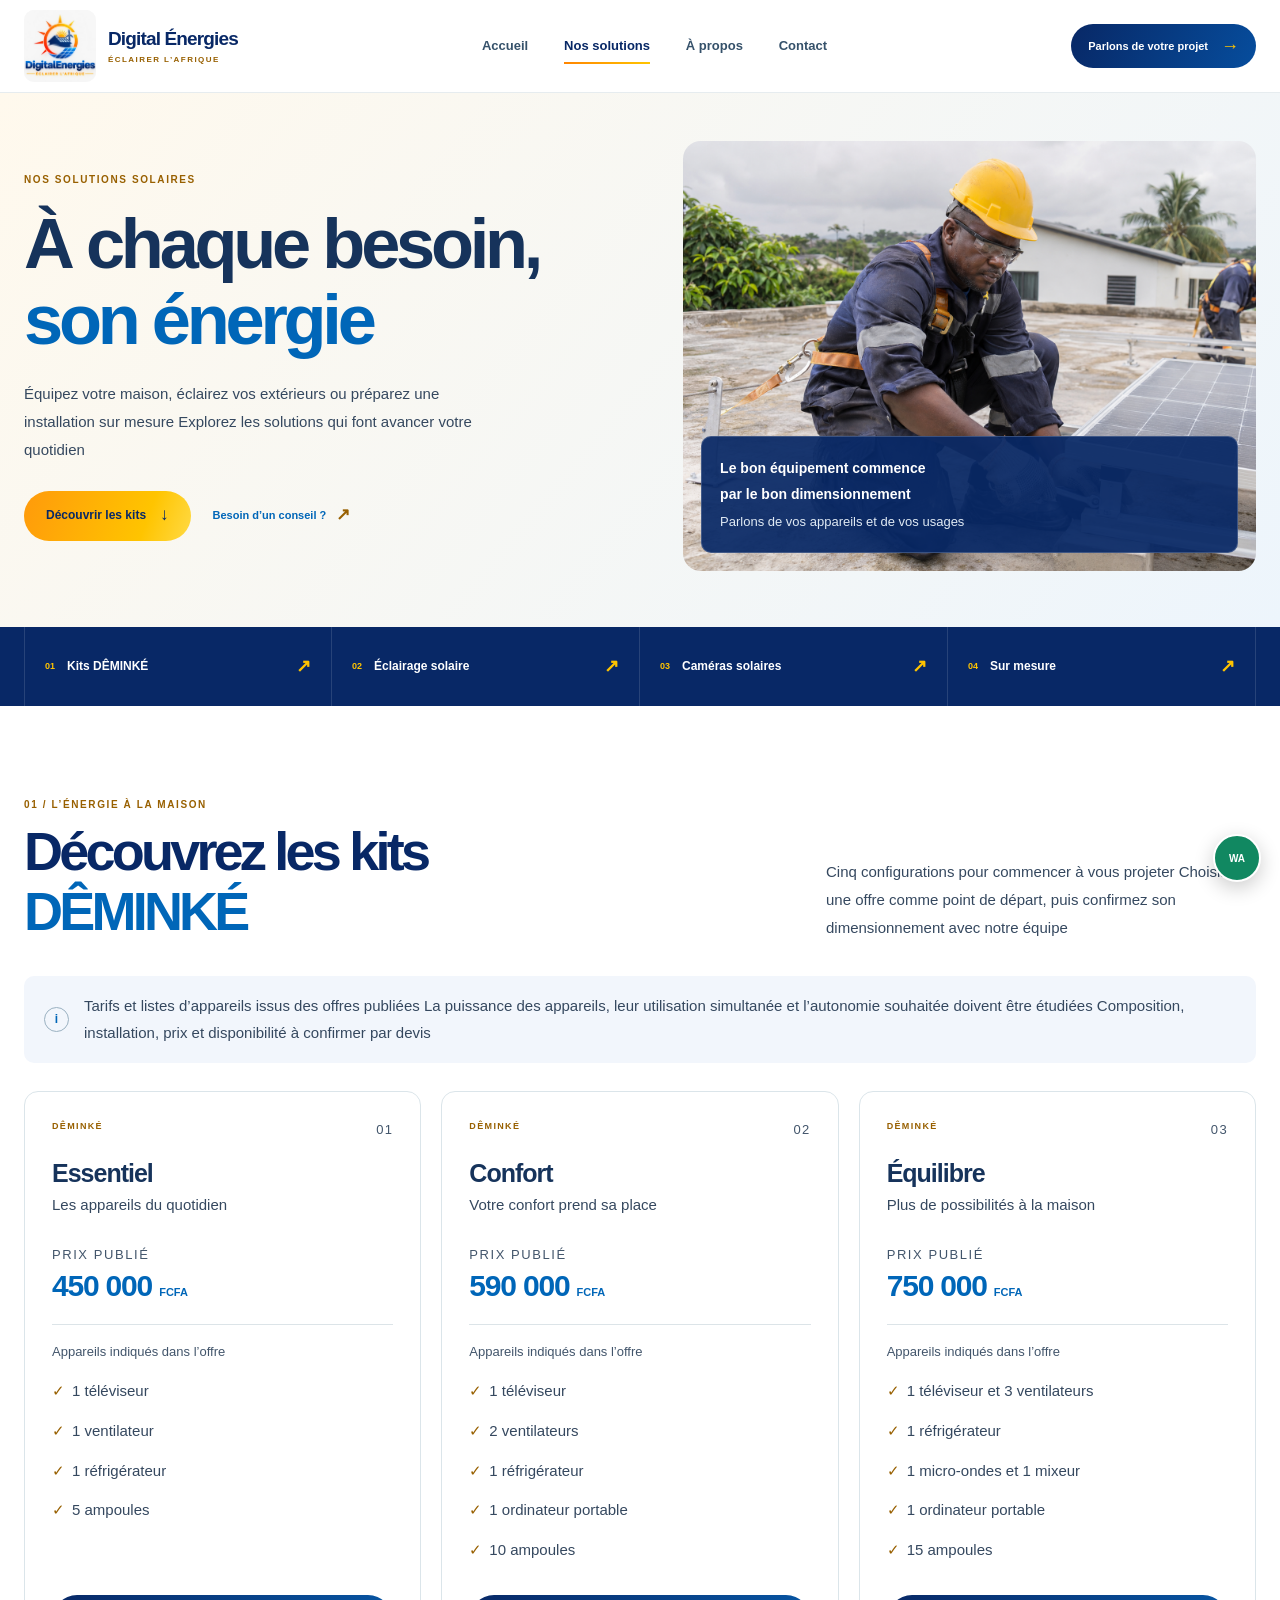
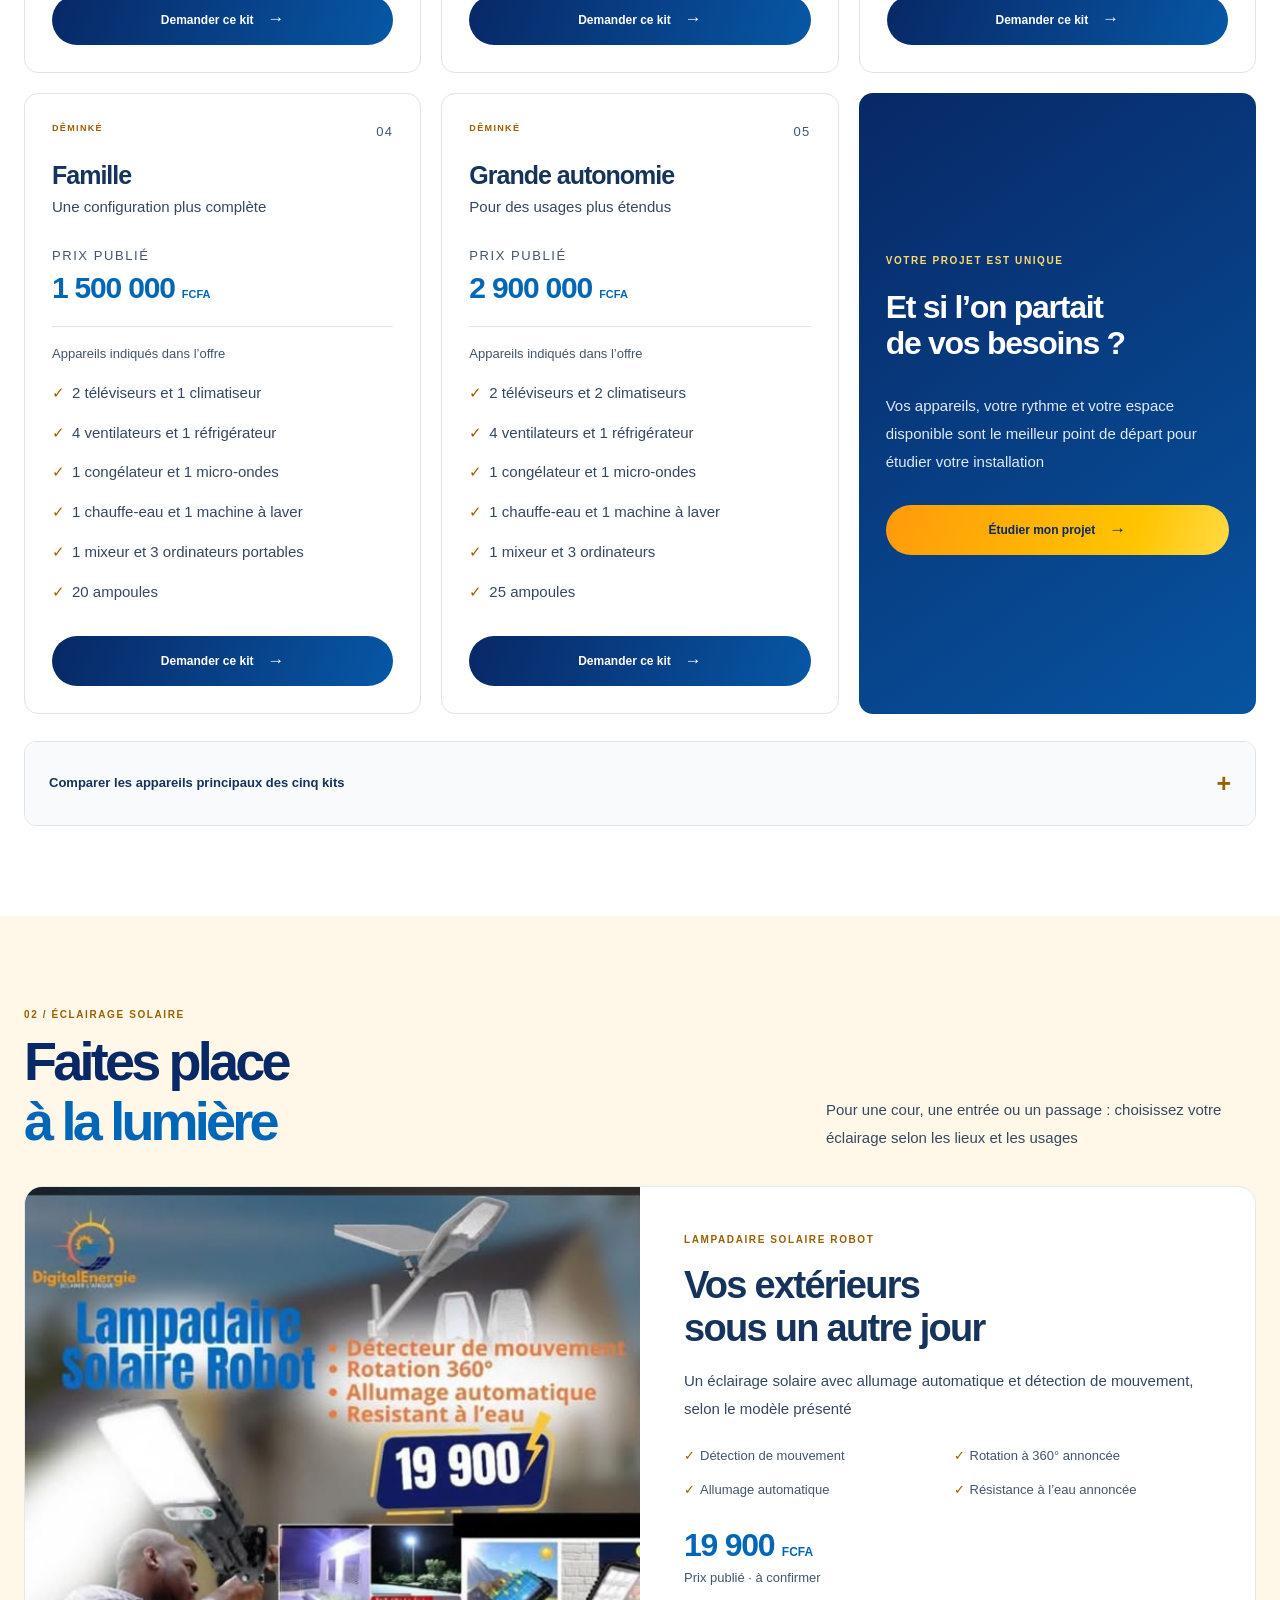
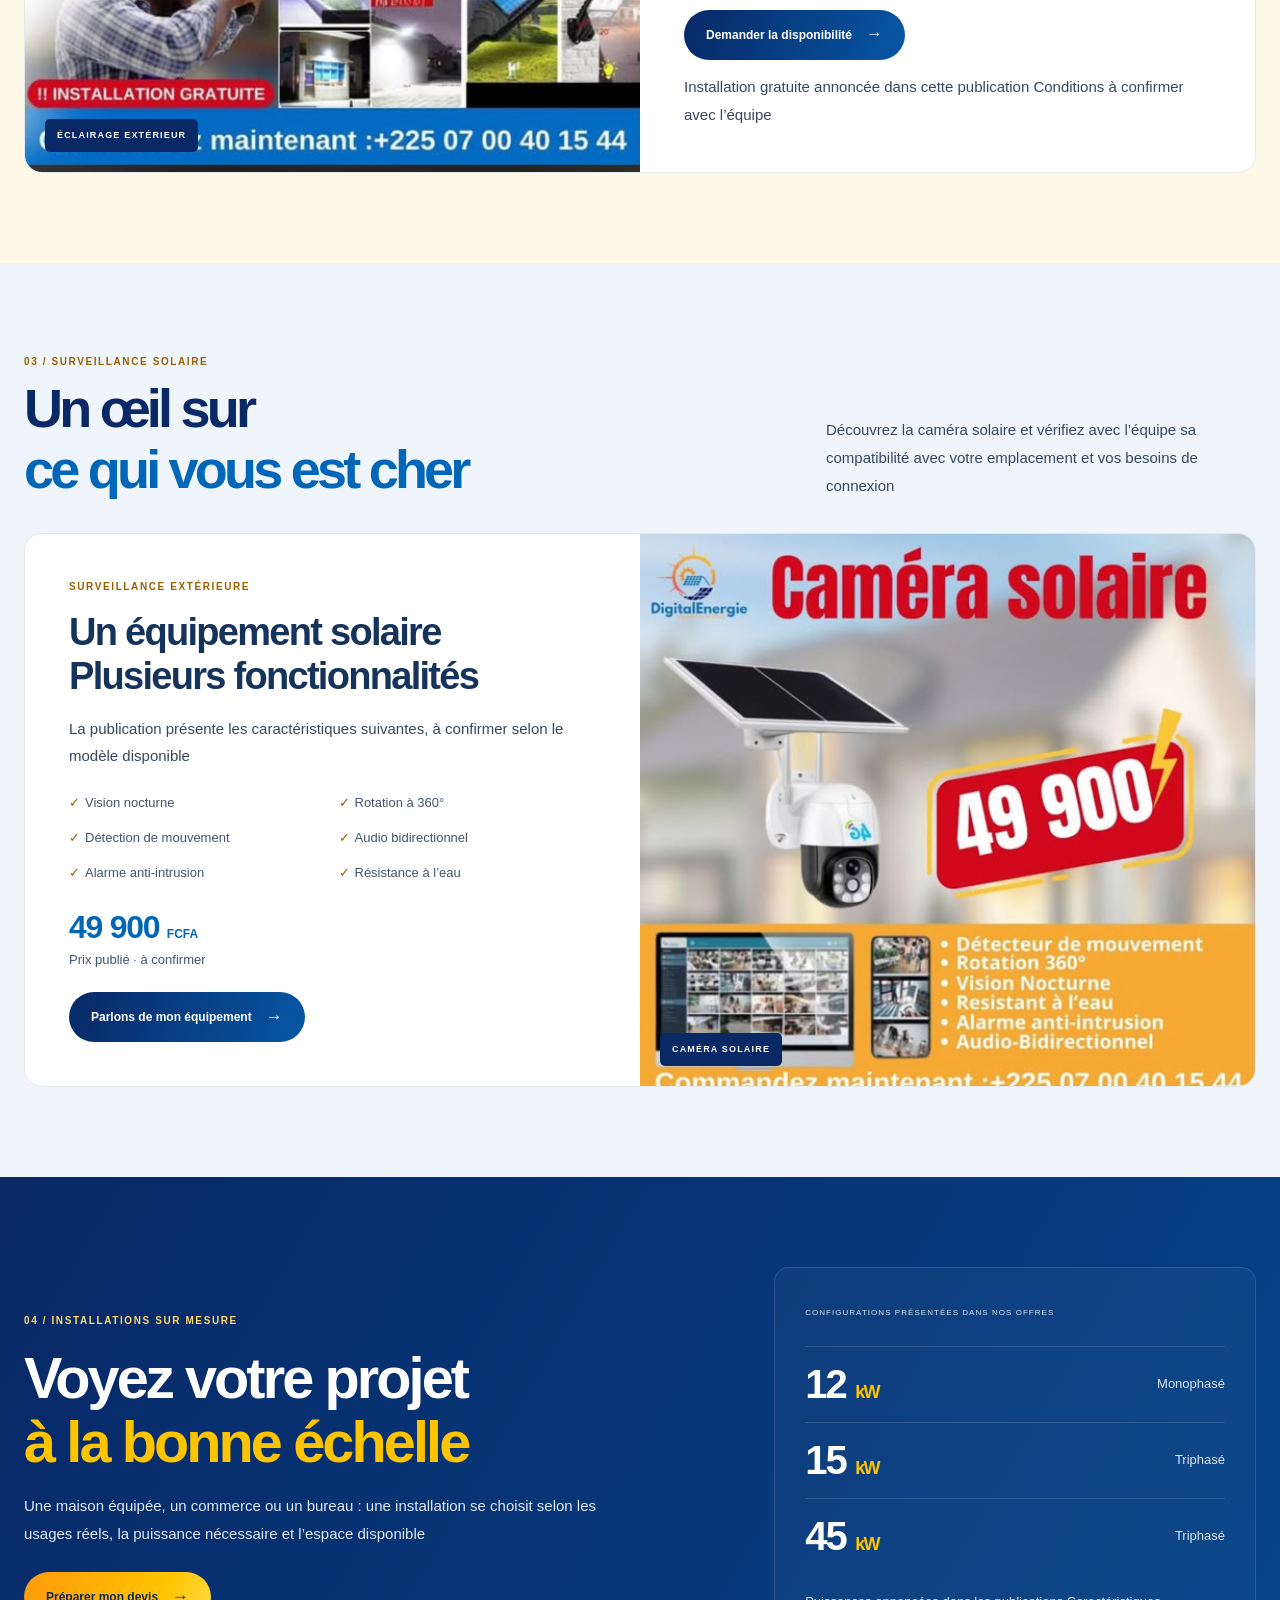
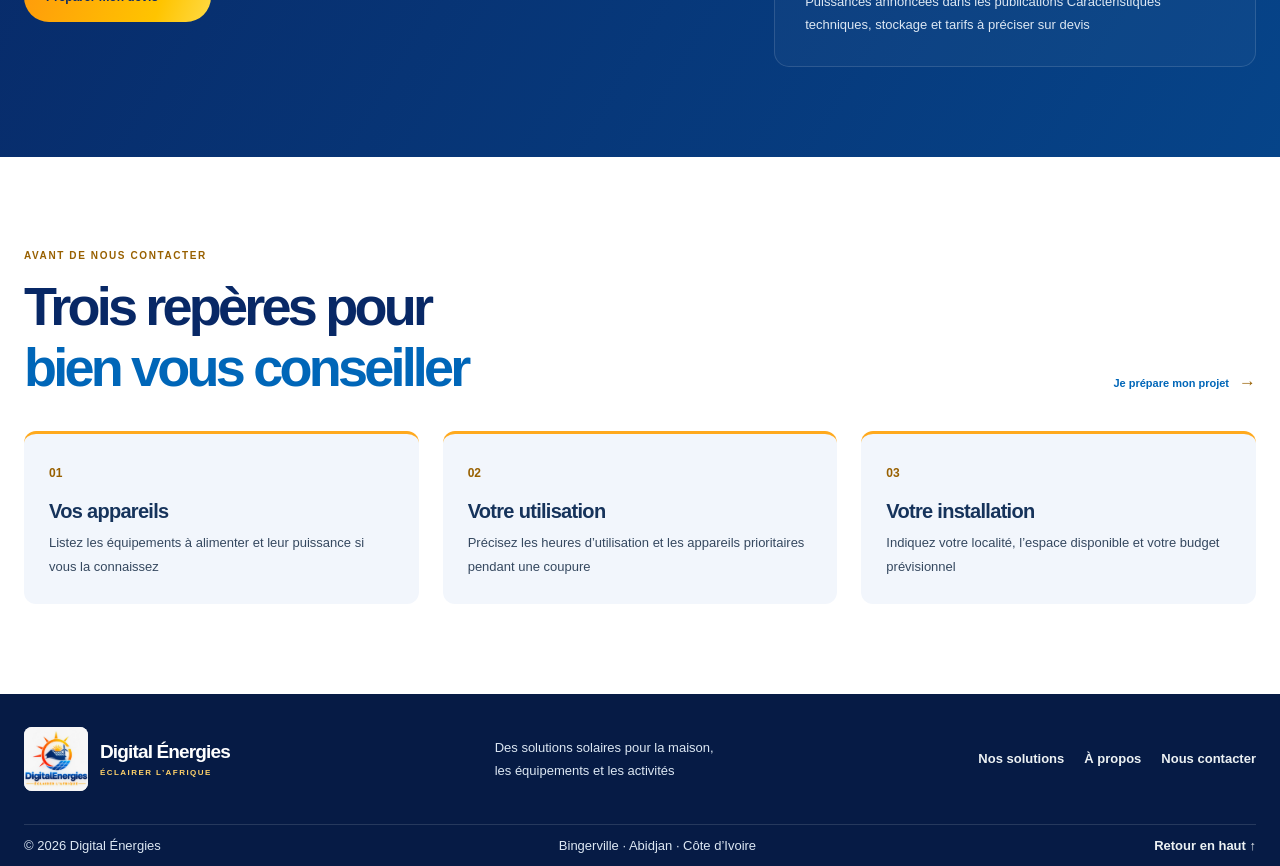
<file: solutions.html>
<!doctype html>
<html lang="fr">
<head>
  <meta charset="utf-8">
  <meta name="viewport" content="width=device-width, initial-scale=1">
  <meta name="theme-color" content="#082866">
  <meta http-equiv="Content-Security-Policy" content="default-src 'self'; img-src 'self' data:; style-src 'self' 'unsafe-inline' https://fonts.googleapis.com; font-src 'self' https://fonts.gstatic.com; script-src 'self'; base-uri 'self'; form-action 'self'; object-src 'none'">
  <link rel="icon" href="assets/logo-officiel-digital-energies.jpeg" type="image/jpeg">
  <link rel="stylesheet" href="style.css">
  <script src="app.js" defer></script>
  <meta name="description" content="Découvrez les kits solaires DÊMINKÉ, projecteurs et caméras solaires présentés par Digital Énergies">
  <title>Nos solutions solaires — Digital Énergies</title>
</head>
<body id="top" class="solutions-page">
<a class="skip-link" href="#contenu">Aller au contenu</a>
<header class="site-header"><div class="wrap header-inner">
  <a class="brand" href="index.html" aria-label="Digital Énergies — accueil"><img src="assets/logo-officiel-digital-energies.jpeg" alt="" width="72" height="72"><span>Digital Énergies<small>ÉCLAIRER L’AFRIQUE</small></span></a>
  <button class="menu-toggle" type="button" aria-expanded="false" aria-controls="main-nav" aria-label="Ouvrir le menu"><i></i><i></i></button>
  <nav class="main-nav" id="main-nav" aria-label="Navigation principale">
    <a href="index.html" >Accueil</a><a href="solutions.html" aria-current="page">Nos solutions</a><a href="a-propos.html" >À propos</a><a href="contact.html" >Contact</a>
  </nav>
  <a class="header-cta" href="contact.html">Parlons de votre projet <span aria-hidden="true">→</span></a>
</div></header>
<main id="contenu"><section class="solutions-hero"><div class="wrap solutions-hero-layout"><div><p class="eyebrow eyebrow-blue">NOS SOLUTIONS SOLAIRES</p><h1>À chaque besoin,<br><em>son énergie</em></h1><p>Équipez votre maison, éclairez vos extérieurs ou préparez une installation sur mesure Explorez les solutions qui font avancer votre quotidien</p><div class="solution-hero-actions"><a class="button button-gold" href="#kits">Découvrir les kits <span aria-hidden="true">↓</span></a><a class="text-link" href="contact.html">Besoin d’un conseil ? <span aria-hidden="true">↗</span></a></div></div><div class="solutions-hero-visual"><img src="assets/installation-solaire-naturelle.png" alt="Illustration de deux techniciens installant ensemble des panneaux solaires" fetchpriority="high"><div class="solutions-photo-label"><div><strong>Le bon équipement commence<br>par le bon dimensionnement</strong><small>Parlons de vos appareils et de vos usages</small></div></div></div></div></section><nav class="solution-jump" aria-label="Les familles de solutions"><div class="wrap"><a href="#kits"><span>01</span> Kits DÊMINKÉ <b>↗</b></a><a href="#eclairage"><span>02</span> Éclairage solaire <b>↗</b></a><a href="#securite"><span>03</span> Caméras solaires <b>↗</b></a><a href="#sur-mesure"><span>04</span> Sur mesure <b>↗</b></a></div></nav>
<section class="section-space solar-kits" id="kits"><div class="wrap"><div class="section-heading"><div><p class="eyebrow eyebrow-blue">01 / L’ÉNERGIE À LA MAISON</p><h2>Découvrez les kits<br><em>DÊMINKÉ</em></h2></div><p class="section-summary">Cinq configurations pour commencer à vous projeter Choisissez une offre comme point de départ, puis confirmez son dimensionnement avec notre équipe</p></div><div class="offer-notice"><span aria-hidden="true">i</span><p>Tarifs et listes d’appareils issus des offres publiées La puissance des appareils, leur utilisation simultanée et l’autonomie souhaitée doivent être étudiées Composition, installation, prix et disponibilité à confirmer par devis</p></div><div class="solutions-kit-grid"><article class="solution-kit"><div class="kit-topline"><span>DÊMINKÉ</span><span>01</span></div><h3>Essentiel</h3><p class="kit-tagline">Les appareils du quotidien</p><div class="solution-price"><small>PRIX PUBLIÉ</small><strong>450 000 <span>FCFA</span></strong></div><p class="kit-list-label">Appareils indiqués dans l’offre</p><ul><li>1 téléviseur</li><li>1 ventilateur</li><li>1 réfrigérateur</li><li>5 ampoules</li></ul><a class="button button-blue" href="contact.html?solution=Kit%20D%C3%8AMINK%C3%89%20Essentiel%20450%20000%20FCFA">Demander ce kit <span aria-hidden="true">→</span></a></article><article class="solution-kit"><div class="kit-topline"><span>DÊMINKÉ</span><span>02</span></div><h3>Confort</h3><p class="kit-tagline">Votre confort prend sa place</p><div class="solution-price"><small>PRIX PUBLIÉ</small><strong>590 000 <span>FCFA</span></strong></div><p class="kit-list-label">Appareils indiqués dans l’offre</p><ul><li>1 téléviseur</li><li>2 ventilateurs</li><li>1 réfrigérateur</li><li>1 ordinateur portable</li><li>10 ampoules</li></ul><a class="button button-blue" href="contact.html?solution=Kit%20D%C3%8AMINK%C3%89%20Confort%20590%20000%20FCFA">Demander ce kit <span aria-hidden="true">→</span></a></article><article class="solution-kit"><div class="kit-topline"><span>DÊMINKÉ</span><span>03</span></div><h3>Équilibre</h3><p class="kit-tagline">Plus de possibilités à la maison</p><div class="solution-price"><small>PRIX PUBLIÉ</small><strong>750 000 <span>FCFA</span></strong></div><p class="kit-list-label">Appareils indiqués dans l’offre</p><ul><li>1 téléviseur et 3 ventilateurs</li><li>1 réfrigérateur</li><li>1 micro-ondes et 1 mixeur</li><li>1 ordinateur portable</li><li>15 ampoules</li></ul><a class="button button-blue" href="contact.html?solution=Kit%20D%C3%8AMINK%C3%89%20%C3%89quilibre%20750%20000%20FCFA">Demander ce kit <span aria-hidden="true">→</span></a></article><article class="solution-kit"><div class="kit-topline"><span>DÊMINKÉ</span><span>04</span></div><h3>Famille</h3><p class="kit-tagline">Une configuration plus complète</p><div class="solution-price"><small>PRIX PUBLIÉ</small><strong>1 500 000 <span>FCFA</span></strong></div><p class="kit-list-label">Appareils indiqués dans l’offre</p><ul><li>2 téléviseurs et 1 climatiseur</li><li>4 ventilateurs et 1 réfrigérateur</li><li>1 congélateur et 1 micro-ondes</li><li>1 chauffe-eau et 1 machine à laver</li><li>1 mixeur et 3 ordinateurs portables</li><li>20 ampoules</li></ul><a class="button button-blue" href="contact.html?solution=Kit%20D%C3%8AMINK%C3%89%20Famille%201%20500%20000%20FCFA">Demander ce kit <span aria-hidden="true">→</span></a></article><article class="solution-kit"><div class="kit-topline"><span>DÊMINKÉ</span><span>05</span></div><h3>Grande autonomie</h3><p class="kit-tagline">Pour des usages plus étendus</p><div class="solution-price"><small>PRIX PUBLIÉ</small><strong>2 900 000 <span>FCFA</span></strong></div><p class="kit-list-label">Appareils indiqués dans l’offre</p><ul><li>2 téléviseurs et 2 climatiseurs</li><li>4 ventilateurs et 1 réfrigérateur</li><li>1 congélateur et 1 micro-ondes</li><li>1 chauffe-eau et 1 machine à laver</li><li>1 mixeur et 3 ordinateurs</li><li>25 ampoules</li></ul><a class="button button-blue" href="contact.html?solution=Kit%20D%C3%8AMINK%C3%89%20Grande%20autonomie%202%20900%20000%20FCFA">Demander ce kit <span aria-hidden="true">→</span></a></article><article class="solution-kit bespoke-card"><p class="eyebrow">VOTRE PROJET EST UNIQUE</p><h3>Et si l’on partait<br>de vos besoins ?</h3><p>Vos appareils, votre rythme et votre espace disponible sont le meilleur point de départ pour étudier votre installation</p><a class="button button-gold" href="contact.html?solution=Kit%20solaire%20sur%20mesure">Étudier mon projet <span aria-hidden="true">→</span></a></article></div><details class="kit-comparison"><summary>Comparer les appareils principaux des cinq kits <span aria-hidden="true">+</span></summary><div class="compare-scroll" tabindex="0" role="region" aria-label="Comparatif des kits, défilement horizontal possible"><table><caption>Repères issus des offres : les autres appareils sont détaillés sur les cartes ci-dessus</caption><thead><tr><th scope="col">Appareils</th><th scope="col">Essentiel</th><th scope="col">Confort</th><th scope="col">Équilibre</th><th scope="col">Famille</th><th scope="col">Grande autonomie</th></tr></thead><tbody><tr><th scope="row">Téléviseurs</th><td>1</td><td>1</td><td>1</td><td>2</td><td>2</td></tr><tr><th scope="row">Ventilateurs</th><td>1</td><td>2</td><td>3</td><td>4</td><td>4</td></tr><tr><th scope="row">Réfrigérateur</th><td>1</td><td>1</td><td>1</td><td>1</td><td>1</td></tr><tr><th scope="row">Climatiseur</th><td>—</td><td>—</td><td>—</td><td>1</td><td>2</td></tr><tr><th scope="row">Ampoules</th><td>5</td><td>10</td><td>15</td><td>20</td><td>25</td></tr></tbody></table></div></details></div></section>
<section class="section-space solar-lighting" id="eclairage"><div class="wrap"><div class="section-heading"><div><p class="eyebrow eyebrow-blue">02 / ÉCLAIRAGE SOLAIRE</p><h2>Faites place<br><em>à la lumière</em></h2></div><p class="section-summary">Pour une cour, une entrée ou un passage : choisissez votre éclairage selon les lieux et les usages</p></div><article class="solution-equipment"><div class="equipment-photo"><img src="assets/lampadaire-solaire.jpg" alt="Publication Digital Énergies présentant le lampadaire solaire robot" loading="lazy"><span>ÉCLAIRAGE EXTÉRIEUR</span></div><div class="equipment-info"><p class="eyebrow eyebrow-blue">LAMPADAIRE SOLAIRE ROBOT</p><h3>Vos extérieurs<br>sous un autre jour</h3><p>Un éclairage solaire avec allumage automatique et détection de mouvement, selon le modèle présenté</p><div class="equipment-points"><span>Détection de mouvement</span><span>Rotation à 360° annoncée</span><span>Allumage automatique</span><span>Résistance à l’eau annoncée</span></div><div class="equipment-price"><strong>19 900 <small>FCFA</small></strong><span>Prix publié · à confirmer</span></div><a class="button button-blue" href="contact.html?solution=Projecteur%20solaire">Demander la disponibilité <span aria-hidden="true">→</span></a><p class="equipment-fineprint">Installation gratuite annoncée dans cette publication Conditions à confirmer avec l’équipe</p></div></article></div></section>
<section class="section-space solar-security" id="securite"><div class="wrap"><div class="section-heading"><div><p class="eyebrow eyebrow-blue">03 / SURVEILLANCE SOLAIRE</p><h2>Un œil sur<br><em>ce qui vous est cher</em></h2></div><p class="section-summary">Découvrez la caméra solaire et vérifiez avec l’équipe sa compatibilité avec votre emplacement et vos besoins de connexion</p></div><article class="solution-equipment equipment-flipped"><div class="equipment-photo"><img src="assets/camera-solaire.jpg" alt="Caméra solaire et panneau présentés dans une offre Digital Énergies" loading="lazy"><span>CAMÉRA SOLAIRE</span></div><div class="equipment-info"><p class="eyebrow eyebrow-blue">SURVEILLANCE EXTÉRIEURE</p><h3>Un équipement solaire<br>Plusieurs fonctionnalités</h3><p>La publication présente les caractéristiques suivantes, à confirmer selon le modèle disponible</p><div class="equipment-points"><span>Vision nocturne</span><span>Rotation à 360°</span><span>Détection de mouvement</span><span>Audio bidirectionnel</span><span>Alarme anti-intrusion</span><span>Résistance à l’eau</span></div><div class="equipment-price"><strong>49 900 <small>FCFA</small></strong><span>Prix publié · à confirmer</span></div><a class="button button-blue" href="contact.html?solution=Caméra%20solaire">Parlons de mon équipement <span aria-hidden="true">→</span></a></div></article></div></section>
<section class="section-space tailored-section" id="sur-mesure"><div class="wrap tailored-layout"><div><p class="eyebrow">04 / INSTALLATIONS SUR MESURE</p><h2>Voyez votre projet<br><em>à la bonne échelle</em></h2><p>Une maison équipée, un commerce ou un bureau : une installation se choisit selon les usages réels, la puissance nécessaire et l’espace disponible</p><a class="button button-gold" href="contact.html?solution=Kit%20solaire%20sur%20mesure">Préparer mon devis <span aria-hidden="true">→</span></a></div><div class="tailored-configs"><p>CONFIGURATIONS PRÉSENTÉES DANS NOS OFFRES</p><div><strong>12 <small>kW</small></strong><span>Monophasé</span></div><div><strong>15 <small>kW</small></strong><span>Triphasé</span></div><div><strong>45 <small>kW</small></strong><span>Triphasé</span></div><small>Puissances annoncées dans les publications Caractéristiques techniques, stockage et tarifs à préciser sur devis</small></div></div></section>
<section class="section-space solution-prep"><div class="wrap"><p class="eyebrow eyebrow-blue">AVANT DE NOUS CONTACTER</p><div class="section-heading"><h2>Trois repères pour<br><em>bien vous conseiller</em></h2><a class="text-link" href="contact.html">Je prépare mon projet <span aria-hidden="true">→</span></a></div><div class="prep-grid"><article><span>01</span><h3>Vos appareils</h3><p>Listez les équipements à alimenter et leur puissance si vous la connaissez</p></article><article><span>02</span><h3>Votre utilisation</h3><p>Précisez les heures d’utilisation et les appareils prioritaires pendant une coupure</p></article><article><span>03</span><h3>Votre installation</h3><p>Indiquez votre localité, l’espace disponible et votre budget prévisionnel</p></article></div></div></section></main>
<footer class="site-footer"><div class="wrap footer-main">
  <a class="brand footer-brand" href="index.html"><img src="assets/logo-officiel-digital-energies.jpeg" alt="" width="64" height="64"><span>Digital Énergies<small>ÉCLAIRER L’AFRIQUE</small></span></a>
  <p>Des solutions solaires pour la maison,<br>les équipements et les activités</p>
  <div class="footer-links"><a href="solutions.html">Nos solutions</a><a href="a-propos.html">À propos</a><a href="contact.html">Nous contacter</a></div>
</div><div class="wrap footer-bottom"><span>© <span id="year">2026</span> Digital Énergies</span><span>Bingerville · Abidjan · Côte d’Ivoire</span><a href="#top">Retour en haut ↑</a></div></footer>
<a class="floating-whatsapp" href="https://wa.me/2250564984892?text=Bonjour%20Digital%20Energies%2C%20je%20souhaite%20un%20renseignement" target="_blank" rel="noopener noreferrer" aria-label="Écrire à Digital Énergies sur WhatsApp">WA</a>
</body>
</html>
</file>
<file: style.css>
@import url('https://fonts.googleapis.com/css2?family=DM+Sans:wght@400;500;600;700&family=Manrope:wght@400;500;600;700;800&display=swap');
:root{--navy:#082866;--blue:#0066b8;--blue-light:#eaf4fc;--gold:#ffc400;--gold-dark:#986000;--orange:#ff8500;--cyan:#009ce3;--brand-solar:linear-gradient(110deg,#ff9a0b 0%,#ffc400 72%,#ffda45 100%);--ink:#16335b;--muted:#35485f;--line:#dce4e8;--paper:#f5f8fc;--white:#fff;--max:1180px;--shadow:0 18px 44px rgba(8,40,102,.11)}
*{box-sizing:border-box}html{scroll-behavior:smooth;scroll-padding-top:100px}body{margin:0;background:#fff;color:var(--ink);font:15px/1.7 'DM Sans',Arial,sans-serif;-webkit-font-smoothing:antialiased}img{display:block;width:100%;max-width:100%;object-fit:cover}a{color:inherit;text-decoration:none}button,input,select,textarea{font:inherit}a:focus-visible,button:focus-visible,input:focus-visible,select:focus-visible,textarea:focus-visible{outline:3px solid var(--gold);outline-offset:3px}.wrap{width:min(var(--max),calc(100% - 48px));margin-inline:auto}.skip-link{position:fixed;z-index:100;top:10px;left:10px;padding:9px 13px;transform:translateY(-150%);background:#fff;color:var(--navy)}.skip-link:focus{transform:none}
.topbar{background:var(--navy);color:#edf5fc;font-size:11px}.topbar-inner{display:flex;min-height:36px;align-items:center;justify-content:space-between;gap:16px;letter-spacing:.07em}.topbar strong{margin-left:8px;color:var(--gold)}.site-header{position:sticky;z-index:30;top:0;background:rgba(255,255,255,.97);border-bottom:1px solid #e6ecef;backdrop-filter:blur(12px)}.header-inner{display:grid;min-height:82px;grid-template-columns:auto 1fr auto;align-items:center;gap:35px}.brand{display:flex;width:max-content;align-items:center;gap:10px;color:var(--navy);font:800 16px/1.15 'Manrope',sans-serif;letter-spacing:-.045em}.brand img{width:51px;height:51px;border-radius:50%;object-fit:cover;background:#f1f1f1}.brand small{display:block;margin-top:6px;color:var(--gold-dark);font:800 8px/1 'DM Sans',sans-serif;letter-spacing:.18em}.main-nav{display:flex;align-items:center;justify-content:center;gap:clamp(18px,2.8vw,39px)}.main-nav a{position:relative;padding:12px 0;color:#35516a;font-size:12px;font-weight:700;white-space:nowrap}.main-nav a:after{position:absolute;right:100%;bottom:5px;left:0;height:2px;background:var(--gold);content:'';transition:right .22s}.main-nav a:hover:after,.main-nav a[aria-current=page]:after{right:0}.main-nav a[aria-current=page]{color:var(--navy)}.header-cta{display:inline-flex;min-height:44px;align-items:center;gap:13px;padding:0 17px;border-radius:5px;background:var(--navy);color:white;font-size:11px;font-weight:800;transition:background .2s,transform .2s}.header-cta:hover{transform:translateY(-2px);background:var(--blue)}.header-cta span{color:var(--gold);font-size:18px}.menu-toggle{display:none}
.hero{position:relative;isolation:isolate;display:flex;min-height:clamp(610px,calc(100svh - 118px),800px);align-items:center;overflow:hidden;background:var(--navy);color:white}.hero-image,.hero-shade{position:absolute;z-index:-1;inset:0}.hero-image{background:url('assets/maison-solaire-naturelle.png') 68% 48%/cover no-repeat;transform:scale(1.01)}.hero-shade{background:linear-gradient(90deg,rgba(6,24,65,.87) 0%,rgba(8,35,87,.75) 36%,rgba(8,35,87,.26) 70%,rgba(8,35,87,.05) 100%),linear-gradient(0deg,rgba(6,24,65,.45),transparent 38%)}.hero-content{padding:88px 0 114px}.eyebrow{display:flex;align-items:center;gap:10px;margin:0 0 12px;color:#ffda6c;font-size:10px;font-weight:800;letter-spacing:.16em}.eyebrow span{width:28px;height:2px;background:var(--gold)}.eyebrow-blue{color:var(--gold-dark)}.hero h1,.page-hero h1{max-width:770px;margin:18px 0;color:#fff;font:700 clamp(54px,8vw,102px)/.98 'Manrope',sans-serif;letter-spacing:-.075em}.hero h1 em,.page-hero h1 em,.section-heading h2 em,.intro h2 em,.about-grid h2 em{color:var(--gold);font-style:normal}.hero-copy{max-width:475px;margin:18px 0 27px;color:#ecf1f4;font-size:15px;line-height:1.8}.hero-actions{display:flex;align-items:center;gap:24px}.button{display:inline-flex;min-height:48px;align-items:center;justify-content:center;gap:14px;padding:0 20px;border:0;border-radius:5px;font-size:11px;font-weight:800;transition:transform .2s,box-shadow .2s,background .2s;cursor:pointer}.button:hover{transform:translateY(-2px);box-shadow:0 10px 24px #0002}.button span{font-size:17px}.button-gold{background:var(--gold);color:var(--navy)}.button-blue{background:var(--navy);color:white}.button-light{background:white;color:var(--navy)}.button-whatsapp{margin-top:24px;background:#118861;color:#fff}.hero-link{color:#fff;font-size:12px;font-weight:700}.hero-link span{margin-left:8px;color:var(--gold)}.hero-caption{position:absolute;right:24px;bottom:22px;left:24px;display:flex;justify-content:space-between;gap:15px;color:#f1f4f6;font-size:8px;font-weight:700;letter-spacing:.14em}
.section-space{padding:90px 0}.intro{background:var(--paper)}.intro-grid{display:grid;grid-template-columns:1.05fr .8fr;align-items:end;gap:10%}.intro h2,.section-heading h2,.about-grid h2{margin:12px 0 0;color:var(--navy);font:700 clamp(36px,5vw,64px)/1.04 'Manrope',sans-serif;letter-spacing:-.07em}.intro h2 em,.section-heading h2 em,.about-grid h2 em{color:var(--blue)}.intro-copy p,.section-summary,.story-copy p{margin:0 0 17px;color:var(--muted);font-size:13px;line-height:1.9}.text-link{display:inline-flex;align-items:center;gap:10px;color:var(--blue);font-size:11px;font-weight:800}.text-link b,.text-link span{color:var(--gold-dark);font-size:17px;transition:transform .2s}.text-link:hover b,.text-link:hover span{transform:translate(3px,-2px)}.benefit-row{display:grid;grid-template-columns:repeat(3,1fr);gap:16px;margin-top:54px}.benefit-row article{display:flex;gap:14px;align-items:flex-start;padding:21px 20px;border:1px solid #dce4e4;background:#fff}.benefit-icon{display:grid;width:35px;height:35px;flex:none;place-items:center;border-radius:50%;background:#fff0c6;color:var(--gold-dark);font:800 10px 'Manrope',sans-serif}.benefit-row h3{margin:0 0 3px;color:var(--navy);font:700 15px 'Manrope',sans-serif}.benefit-row p{margin:0;color:var(--muted);font-size:10px;line-height:1.6}
.home-solutions{background:#fff}.section-heading{display:flex;align-items:end;justify-content:space-between;gap:35px;margin-bottom:34px}.section-heading .eyebrow{margin-bottom:8px}.section-heading h2{margin:0;font-size:clamp(34px,4.3vw,54px)}.heading-link{flex:none;margin-bottom:9px}.preview-grid{display:grid;grid-template-columns:repeat(3,1fr);gap:18px}.preview-card{overflow:hidden;border:1px solid var(--line);background:#fff;transition:transform .22s,box-shadow .22s}.preview-card:hover{transform:translateY(-4px);box-shadow:var(--shadow)}.preview-image{position:relative;height:225px;overflow:hidden;background:#e7edf0}.preview-image img{height:100%;transition:transform .5s}.preview-card:hover .preview-image img{transform:scale(1.04)}.image-tag{position:absolute;bottom:12px;left:12px;padding:6px 9px;background:var(--navy);color:#fff;font-size:8px;font-weight:800;letter-spacing:.13em}.preview-copy{padding:21px 20px 24px}.card-number,.kit-label{color:var(--gold-dark);font-size:8px;font-weight:900;letter-spacing:.14em}.preview-copy h3,.value-grid h3{margin:7px 0;color:var(--navy);font:700 20px 'Manrope',sans-serif;letter-spacing:-.04em}.preview-copy p{min-height:46px;margin:0 0 13px;color:var(--muted);font-size:11px;line-height:1.7}.home-cta,.about-cta{padding:48px 0;background:var(--navy);color:white}.home-cta-inner{display:flex;align-items:center;justify-content:space-between;gap:30px}.home-cta h2{margin:8px 0 0;color:white;font:700 clamp(28px,4vw,44px)/1.08 'Manrope',sans-serif;letter-spacing:-.06em}.home-cta .eyebrow{margin:0;color:#ffda6c}
.page-hero{padding:70px 0 75px;background:var(--paper)}.page-hero-grid{display:grid;grid-template-columns:.9fr 1.1fr;align-items:center;gap:8%}.page-hero h1{margin:15px 0;color:var(--navy);font-size:clamp(46px,6.5vw,82px)}.page-hero h1 em{color:var(--blue)}.page-hero p:not(.eyebrow){max-width:540px;margin:0 0 22px;color:var(--muted);font-size:14px;line-height:1.85}.page-hero-photo{height:390px;overflow:hidden;box-shadow:var(--shadow)}.page-hero-photo img{height:100%}.page-hero-compact{padding:62px 0;background:linear-gradient(120deg,#eff4f6,#fff9e9)}.page-hero-compact h1{margin-bottom:10px}.page-hero-compact p:not(.eyebrow){max-width:590px}
.product-section{background:white}.section-summary{max-width:430px;margin:0}.kit-grid{display:grid;grid-template-columns:repeat(3,1fr);gap:16px}.kit-card{padding:24px;border:1px solid var(--line);background:#fff}.kit-card-featured{border-top:3px solid var(--gold);background:#fffdf7}.kit-card h3,.equipment-feature h3{margin:10px 0 3px;color:var(--navy);font:700 22px 'Manrope',sans-serif}.kit-price{margin:4px 0 15px;color:var(--blue);font:800 24px 'Manrope',sans-serif;letter-spacing:-.04em}.kit-price small{font:800 10px 'DM Sans',sans-serif;letter-spacing:.08em}.kit-card ul,.inline-list{margin:0 0 20px;padding:0;list-style:none;color:#4c6275;font-size:11px}.kit-card li,.inline-list li{padding:4px 0;border-bottom:1px solid #edf0f1}.kit-card li:before,.inline-list li:before{padding-right:8px;color:var(--gold-dark);content:'✓'}.kit-card .text-link{margin-top:2px}.equipment-section{background:var(--paper)}.equipment-feature{display:grid;grid-template-columns:1fr 1fr;align-items:stretch;gap:0;background:#fff}.equipment-feature>img{height:100%;min-height:350px;object-fit:cover}.equipment-feature>div{align-self:center;padding:clamp(28px,5vw,55px)}.equipment-feature>div>p:not(.kit-price){margin:0 0 18px;color:var(--muted);font-size:12px;line-height:1.8}.equipment-feature .button{margin-top:3px}.equipment-reverse{grid-template-columns:1fr 1fr}.equipment-reverse>img{order:2}.inline-list{display:grid;grid-template-columns:1fr 1fr;gap:0 14px}.note-band{padding:30px 0;background:#f8edcf}.note-band strong{color:var(--navy);font:700 18px 'Manrope',sans-serif}.note-band p{max-width:720px;margin:6px 0 12px;color:#5e6e7a;font-size:12px}
.about-story{background:white}.about-grid{display:grid;grid-template-columns:1fr 1fr;gap:10%;align-items:start}.about-grid h2{margin-top:15px}.story-copy p{font-size:14px}.about-values{background:var(--paper)}.value-grid{display:grid;grid-template-columns:repeat(3,1fr);gap:17px}.value-grid article{padding:25px;border:1px solid #dce4e5;background:#fff}.value-grid article>span{color:var(--gold-dark);font:800 11px 'Manrope',sans-serif}.value-grid h3{font-size:18px}.value-grid p{margin:0;color:var(--muted);font-size:11px;line-height:1.75}
.contact-section{background:var(--paper)}.contact-grid{display:grid;grid-template-columns:.85fr 1fr;gap:9%;align-items:start}.contact-details h2{margin:12px 0;color:var(--navy);font:700 clamp(34px,4.4vw,54px)/1.05 'Manrope',sans-serif;letter-spacing:-.065em}.contact-details>p:not(.eyebrow){max-width:460px;color:var(--muted);font-size:12px;line-height:1.85}.contact-lines{display:grid;gap:15px;margin:27px 0}.contact-lines a,.contact-lines>div{display:grid;gap:2px;width:max-content;max-width:100%}.contact-lines span{color:#506178;font-size:8px;font-weight:900;letter-spacing:.15em}.contact-lines strong{color:var(--navy);font-size:13px}.request-form{padding:30px;background:#fff;box-shadow:var(--shadow)}.form-heading{display:flex;justify-content:space-between;align-items:center;padding-bottom:13px;border-bottom:1px solid var(--line);color:var(--gold-dark);font-size:9px;font-weight:900;letter-spacing:.16em}.form-heading span:last-child{color:var(--gold);font-size:22px}.request-form label{display:block;margin:14px 0 5px;color:#29445c;font-size:10px;font-weight:800}.request-form select,.request-form input,.request-form textarea{display:block;width:100%;min-height:44px;padding:10px 12px;border:1px solid #d5e0e5;border-radius:3px;background:#fff;color:var(--ink);font-size:11px}.request-form textarea{min-height:92px;resize:vertical}.request-form input::placeholder,.request-form textarea::placeholder{color:#506178}.request-form .button{width:100%;margin-top:18px}.form-footnote{margin:10px 0 0;color:#506178;text-align:center;font-size:9px;line-height:1.5}.form-message{display:block;min-height:16px;margin-top:5px;color:var(--gold-dark);font-size:9px;text-align:center}
.site-footer{background:#061b45;color:#dce6eb}.footer-main{display:flex;min-height:130px;align-items:center;justify-content:space-between;gap:24px;padding-block:25px}.footer-brand{color:#fff}.footer-brand small{color:var(--gold)}.footer-main>p{margin:0;color:#b6c5ce;font-size:11px;line-height:1.7}.footer-links{display:flex;gap:20px}.footer-links a,.footer-bottom a{color:#ecf1f3;font-size:10px;font-weight:700}.footer-links a:hover,.footer-bottom a:hover{color:var(--gold)}.footer-bottom{display:flex;min-height:42px;align-items:center;justify-content:space-between;gap:15px;border-top:1px solid #ffffff21;color:#aabac4;font-size:9px}.floating-whatsapp{position:fixed;right:19px;bottom:18px;z-index:25;display:grid;width:48px;height:48px;place-items:center;border:2px solid white;border-radius:50%;background:#118861;color:#fff;box-shadow:0 6px 20px #0003;font-size:10px;font-weight:900;transition:transform .2s}.floating-whatsapp:hover{transform:translateY(-3px) scale(1.04)}
@media(max-width:980px){.header-inner{gap:19px}.main-nav{gap:18px}.main-nav a{font-size:11px}.header-cta{padding-inline:12px;font-size:10px}.page-hero-grid{gap:5%}.preview-image{height:190px}}
@media(max-width:740px){html{scroll-padding-top:72px}.wrap{width:min(var(--max),calc(100% - 36px))}.topbar-inner{min-height:32px;font-size:8px}.topbar-inner a{font-size:8px}.topbar strong{margin-left:4px}.header-inner{position:relative;min-height:72px;grid-template-columns:1fr auto auto;gap:12px}.brand{font-size:14px}.brand img{width:43px;height:43px}.brand small{font-size:7px}.menu-toggle{display:flex;width:39px;height:39px;flex-direction:column;justify-content:center;gap:6px;padding:10px;border:1px solid #ccd7de;border-radius:50%;background:#fff}.menu-toggle i{display:block;width:17px;height:2px;background:var(--navy);transition:transform .2s}.menu-toggle[aria-expanded=true] i:first-child{transform:translateY(4px) rotate(45deg)}.menu-toggle[aria-expanded=true] i:last-child{transform:translateY(-4px) rotate(-45deg)}.main-nav{position:absolute;top:71px;right:-18px;left:-18px;display:none;align-items:stretch;padding:9px 18px 14px;background:#fff;border-top:1px solid var(--line);box-shadow:0 12px 20px #08286612}.main-nav.is-open{display:flex;flex-direction:column;gap:0}.main-nav a{padding:12px 2px;border-bottom:1px solid #edf0f2;font-size:12px}.main-nav a:after{display:none}.header-cta{min-height:39px;padding:0 10px;font-size:0}.header-cta span{font-size:17px}.hero{min-height:690px;max-height:820px;align-items:flex-end}.hero-image{background-position:68% center}.hero-shade{background:linear-gradient(90deg,rgba(6,24,65,.78),rgba(8,35,87,.35) 100%),linear-gradient(0deg,rgba(6,24,65,.83),transparent 83%)}.hero-content{padding:90px 0 116px}.hero h1{font-size:clamp(48px,12vw,76px)}.hero-copy{max-width:400px;font-size:13px}.hero-actions{align-items:flex-start;flex-direction:column;gap:16px}.hero-caption{right:18px;bottom:17px;left:18px;font-size:6px;letter-spacing:.08em}.section-space{padding:65px 0}.intro-grid,.about-grid,.contact-grid{grid-template-columns:1fr;gap:20px}.intro h2,.section-heading h2,.about-grid h2{font-size:clamp(34px,9vw,48px)}.intro-copy p,.section-summary,.story-copy p{font-size:12px}.benefit-row{grid-template-columns:1fr;gap:9px;margin-top:30px}.benefit-row article{padding:15px}.section-heading{display:block;margin-bottom:24px}.heading-link{margin-top:16px}.preview-grid{grid-template-columns:1fr;gap:13px}.preview-image{height:230px}.preview-copy p{min-height:0}.home-cta-inner{align-items:flex-start;flex-direction:column;gap:20px}.home-cta{padding:36px 0}.page-hero{padding:48px 0 54px}.page-hero-grid{grid-template-columns:1fr;gap:28px}.page-hero h1{font-size:clamp(46px,12vw,68px)}.page-hero-photo{height:260px}.page-hero p:not(.eyebrow){font-size:12px}.kit-grid,.value-grid{grid-template-columns:1fr;gap:11px}.kit-card{padding:21px}.equipment-feature,.equipment-reverse{grid-template-columns:1fr}.equipment-feature>img{height:240px;min-height:0}.equipment-reverse>img{order:0}.equipment-feature>div{padding:24px}.note-band{padding:24px 0}.contact-details h2{font-size:39px}.request-form{padding:23px 18px}.footer-main{align-items:flex-start;flex-direction:column;gap:17px;padding-block:25px}.footer-links{flex-wrap:wrap;gap:12px 18px}.footer-bottom{min-height:55px;flex-wrap:wrap;justify-content:flex-start;padding-block:10px}.footer-bottom span:nth-child(2){order:3;flex-basis:100%}.floating-whatsapp{right:13px;bottom:13px;width:44px;height:44px}}
@media(prefers-reduced-motion:reduce){html{scroll-behavior:auto}*,*:before,*:after{transition-duration:.01ms!important;animation-duration:.01ms!important;animation-iteration-count:1!important}}

/* Accueil : composition et hiérarchie visuelle */
.home-page{--max:1240px}.home-page .header-inner{min-height:92px}.home-page .brand{font-size:19px}.home-page .main-nav a{font-size:13px}.home-page .header-cta{border-radius:100px;padding-inline:22px}.home-page .hero{min-height:700px;margin:18px 22px 0;border-radius:20px;align-items:center}.home-page .hero-image{left:43%;background-position:60% center;transform:none}.home-page .hero-shade{background:linear-gradient(90deg,#082866 34%,rgba(8,40,102,.95) 43%,rgba(8,40,102,.1) 65%,transparent 100%)}.home-page .hero-content{padding:80px 30px 125px}.home-page .hero h1{max-width:690px;font-size:clamp(48px,5.5vw,78px);line-height:1.08;letter-spacing:-.055em}.home-page .hero h1 em{display:inline-block;max-width:550px}.home-page .hero-copy{max-width:440px;font-size:14px;color:#dbe6ed}.home-page .hero .eyebrow{font-size:10px}.home-page .button{min-height:52px;border-radius:100px;font-size:12px;padding-inline:24px}.home-page .hero-caption{left:auto;right:30px;bottom:30px;max-width:390px;align-items:center;justify-content:flex-start;padding:18px 22px;border:1px solid #ffffff50;border-radius:12px;background:#082866d9;backdrop-filter:blur(12px);letter-spacing:0}.hero-caption .caption-sun{font-size:34px;color:var(--gold)}.home-page .hero-caption strong{display:block;font-size:13px;line-height:1.5}.home-page .hero-caption div>span{display:block;margin-top:4px;font-size:11px;color:#d5e1e9}.home-page .intro{background:white;padding-bottom:78px}.home-page .intro h2{font-size:clamp(36px,4.3vw,58px);line-height:1.1}.home-page .intro-copy p{font-size:14px}.home-page .benefit-row{gap:0;margin-top:42px;padding:27px 0;border-block:1px solid var(--line)}.home-page .benefit-row article{border:0;border-right:1px solid var(--line);padding:12px 28px;background:transparent}.home-page .benefit-row article:first-child{padding-left:0}.home-page .benefit-row article:last-child{border-right:0}.home-page .benefit-icon{width:42px;height:42px;border-radius:12px}.home-page .benefit-row p{font-size:12px}.home-page .home-solutions{background:#f1f6fc}.home-page .preview-grid{gap:24px}.home-page .preview-card{border:0;border-radius:14px;box-shadow:0 6px 22px #08286609}.home-page .preview-image{height:260px}.home-page .preview-copy{padding:25px}.home-page .preview-copy h3{font-size:23px}.home-page .preview-copy p{font-size:13px;min-height:65px}.home-page .image-tag{border-radius:5px;bottom:16px;left:16px}.home-page .text-link{font-size:12px}.home-process{background:#fff}.process-grid{display:grid;grid-template-columns:repeat(3,1fr);gap:38px;margin-top:40px}.process-grid article{position:relative;border-top:2px solid var(--line);padding-top:24px}.process-grid article>span{position:absolute;top:-16px;background:#fff;padding-right:14px;color:var(--gold-dark);font:800 19px 'Manrope',sans-serif}.process-grid h3{margin:8px 0;font:700 20px 'Manrope',sans-serif;letter-spacing:-.035em}.process-grid p{margin:0;color:var(--muted);font-size:13px;line-height:1.8}.home-page .home-cta{margin:0 22px 22px;border-radius:18px;padding:58px 30px;background:radial-gradient(ellipse at right bottom,#087ac0,transparent 70%),var(--navy)}.home-page .home-cta h2{line-height:1.16}.home-page .section-heading h2{line-height:1.12}
@media(max-width:980px){.home-page .hero{margin:12px 12px 0}.home-page .hero-content{padding-inline:12px}.home-page .hero-caption{max-width:320px;right:22px}.home-page .benefit-row article{padding-inline:18px}.home-page .preview-copy{padding:20px}.home-page .preview-copy h3{font-size:20px}}
@media(max-width:740px){.home-page .header-inner{min-height:76px}.home-page .brand{font-size:15px}.home-page .main-nav{top:75px}.home-page .header-cta{padding-inline:12px}.home-page .hero{min-height:790px;align-items:flex-end;border-radius:14px}.home-page .hero-image{inset:0;background-position:65% 28%}.home-page .hero-shade{background:linear-gradient(0deg,#082866 0%,#082866ed 35%,#08286650 75%,#08286620)}.home-page .hero-content{padding:270px 5px 42px}.home-page .hero h1{font-size:clamp(38px,9.8vw,60px);max-width:550px;line-height:1.08}.home-page .hero-copy{font-size:13px}.home-page .hero-caption{display:none}.home-page .hero-actions{gap:20px}.home-page .intro{padding-bottom:54px}.home-page .benefit-row{padding:10px 0;gap:0;margin-top:25px}.home-page .benefit-row article,.home-page .benefit-row article:first-child{padding:18px 0;border-right:0;border-bottom:1px solid var(--line)}.home-page .benefit-row article:last-child{border-bottom:0}.home-page .preview-image{height:240px}.home-page .preview-copy p{min-height:0}.process-grid{grid-template-columns:1fr;gap:38px}.home-page .home-cta{margin:0 12px 12px;padding:38px 6px;border-radius:14px}.home-page .home-cta h2{font-size:30px}}

[hidden]{display:none!important}.needs-section{background:#fff8e9}.needs-selector{display:grid;grid-template-columns:repeat(3,1fr);gap:12px;margin-bottom:22px}.need-choice{display:flex;align-items:center;gap:16px;min-height:78px;padding:18px 24px;border:1px solid #e5dfd0;border-radius:12px;background:transparent;color:var(--navy);font-weight:700;text-align:left;cursor:pointer;transition:background .2s,box-shadow .2s}.need-choice>span{color:var(--gold-dark);font-size:11px}.need-choice b{margin-left:auto;font-size:23px;font-weight:400}.need-choice:hover{background:#fff}.need-choice.is-selected{background:var(--navy);border-color:var(--navy);color:#fff;box-shadow:0 8px 20px #0828661a}.need-choice.is-selected>span{color:var(--gold)}.needs-feature{display:grid;grid-template-columns:1fr 1fr;overflow:hidden;border-radius:18px;background:#fff}.needs-photo{position:relative;min-height:440px}.needs-photo img{height:100%;position:absolute;inset:0;object-position:38% center}.needs-photo>span{position:absolute;bottom:20px;left:20px;right:20px;border-radius:6px;background:#082866e6;color:#fff;padding:12px 16px;font-size:9px;letter-spacing:.12em}.needs-content{display:flex;align-items:center;padding:48px}.needs-content h3{font:700 clamp(28px,3vw,42px)/1.15 'Manrope',sans-serif;letter-spacing:-.05em;margin:15px 0}.needs-content p:not(.eyebrow){color:var(--muted);font-size:14px;line-height:1.85}.need-tags{display:flex;flex-wrap:wrap;gap:6px;margin:22px 0 28px}.need-tags span{border:1px solid #dfe7eb;border-radius:30px;padding:5px 10px;color:#587082;font-size:10px}.energy-section{background:#082866;color:#fff;overflow:hidden}.energy-layout{display:grid;grid-template-columns:1fr 1.1fr;gap:8%;align-items:center}.energy-copy h2{font:700 clamp(34px,4vw,54px)/1.1 'Manrope',sans-serif;letter-spacing:-.05em;margin:20px 0}.energy-copy h2 em{font-style:normal;color:var(--gold)}.energy-copy>p:not(.eyebrow){font-size:14px;color:#d6e2ea;line-height:1.85}.energy-copy .energy-note{font-size:12px!important;color:#aebfce!important}.energy-copy .text-link{color:#fff;margin-top:12px}.energy-demo{padding:25px;border:1px solid #ffffff26;border-radius:20px;background:linear-gradient(145deg,#ffffff12,#ffffff03);box-shadow:0 20px 50px #071e3329}.energy-demo-top{display:flex;align-items:center;justify-content:space-between;gap:12px}.energy-demo-top>span{font-size:8px;letter-spacing:.12em;color:#bfd0dd}.energy-switch{display:flex;flex:none;padding:4px;border:1px solid #ffffff30;border-radius:30px}.energy-switch button{border:0;background:transparent;color:#c8d9e6;border-radius:22px;font-size:10px;padding:7px 13px;cursor:pointer}.energy-switch button[aria-pressed=true]{background:var(--gold);color:var(--navy);font-weight:800}.energy-scene{position:relative;display:flex;align-items:center;justify-content:space-between;gap:0;height:210px;padding-top:45px}.energy-sun{position:absolute;left:26px;top:10px;color:var(--gold);font-size:46px;line-height:1;transition:opacity .4s,transform .4s}.solar-grid{width:100px;height:66px;display:grid;grid-template-columns:repeat(3,1fr);gap:3px;padding:5px;border:2px solid #b6cede;background:#1c3f5f;transform:skew(-12deg);flex:none}.solar-grid i{background:#356e9c;border:1px solid #6c9fc5}.energy-cable{position:relative;height:2px;background:#5a768b;flex:1;min-width:12px;overflow:hidden}.energy-cable>span{position:absolute;width:18px;height:2px;background:var(--gold);animation:energy-flow 2s linear infinite}.battery-shape{position:relative;width:48px;height:77px;padding:10px 7px;border:2px solid #b5ccdb;border-radius:7px;display:flex;flex-direction:column;gap:4px;flex:none}.battery-shape:before{position:absolute;top:-7px;left:14px;width:16px;height:5px;border-radius:2px;background:#b5ccdb;content:''}.battery-shape span{flex:1;background:var(--gold);opacity:.85}.home-shape{position:relative;display:flex;gap:10px;align-items:center;justify-content:center;width:78px;height:62px;border:2px solid #b5ccdb;border-top:0;flex:none;margin:14px 6px 0}.home-roof{position:absolute;top:-27px;width:57px;height:57px;border-left:2px solid #b5ccdb;border-top:2px solid #b5ccdb;transform:rotate(45deg)}.home-shape>span{z-index:1;width:15px;height:20px;background:#f7d87f;box-shadow:0 0 18px #ffc40045}.energy-labels{display:flex;justify-content:space-between;color:#b9cfdf;font-size:10px;padding:0 3px 23px;border-bottom:1px solid #ffffff20}.energy-labels span:nth-child(2){margin-left:7px}.energy-demo-caption{min-height:115px;padding-top:22px}.energy-demo-caption strong{font:700 20px 'Manrope',sans-serif}.energy-demo-caption p{margin:8px 0;color:#bbcedd;font-size:12px;line-height:1.7}.energy-demo>small{display:block;font-size:9px;color:#8faabe}.energy-demo[data-energy=night] .energy-sun{opacity:.18;transform:translateY(12px)}.energy-demo[data-energy=night] .solar-grid{opacity:.35}.energy-demo[data-energy=night] .energy-cable:not(.cable-two)>span{animation:none;opacity:0}.energy-demo[data-energy=night] .battery-shape span:last-child{opacity:.15}@keyframes energy-flow{from{left:-18px}to{left:100%}}.home-faq{background:#f1f6fc}.faq-layout{display:grid;grid-template-columns:.8fr 1.2fr;gap:9%}.faq-intro h2{font:700 clamp(32px,3.8vw,49px)/1.12 'Manrope',sans-serif;letter-spacing:-.05em;margin:16px 0}.faq-intro h2 em{color:var(--blue);font-style:normal}.faq-intro>p:not(.eyebrow){color:var(--muted);font-size:14px;margin-bottom:22px}.faq-list details{padding:0 22px;margin-bottom:10px;border:1px solid #dce5e9;border-radius:10px;background:#fff}.faq-list summary{display:flex;justify-content:space-between;gap:18px;align-items:center;padding:20px 0;list-style:none;cursor:pointer;font:700 14px/1.5 'Manrope',sans-serif}.faq-list summary::-webkit-details-marker{display:none}.faq-list summary>span{font-size:24px;font-weight:400;color:var(--gold-dark);transition:transform .2s}.faq-list details[open] summary>span{transform:rotate(45deg)}.faq-list details[open]{border-color:#b9cdd8}.faq-list details p{font-size:13px;line-height:1.85;color:var(--muted);margin:0;padding:0 26px 22px 0}
@media(max-width:980px){.needs-content{padding:30px}.energy-layout{gap:5%}.energy-demo{padding:20px}.energy-demo-top{align-items:flex-start;flex-direction:column}.solar-grid{width:78px;height:56px}.home-shape{width:62px}.faq-layout{gap:5%}}
@media(max-width:740px){.needs-selector{gap:7px}.need-choice{padding:15px 10px;min-height:85px;gap:6px;flex-direction:column;align-items:flex-start;font-size:12px}.need-choice b{display:none}.needs-feature{grid-template-columns:1fr}.needs-photo{min-height:280px}.needs-content{padding:28px 23px}.needs-content h3{font-size:32px}.energy-layout,.faq-layout{grid-template-columns:1fr;gap:32px}.energy-copy h2{font-size:36px}.energy-demo-top{flex-direction:row;align-items:center}.energy-demo-top>span{max-width:110px;font-size:7px}.energy-demo{padding:20px 16px}.energy-scene{height:190px}.solar-grid{width:76px}.home-shape{width:60px}.energy-demo-caption{min-height:125px}.faq-intro h2{font-size:36px}.faq-list details{padding-inline:17px}.faq-list summary{font-size:13px}.faq-list details p{padding-right:0}}

.home-page .needs-photo img{object-position:center center}

.solutions-page{--max:1240px}.solutions-page .header-inner{min-height:92px}.solutions-page .brand{font-size:19px}.solutions-page .main-nav a{font-size:13px}.solutions-page .header-cta,.solutions-page .button{border-radius:40px}.solutions-page .button{min-height:50px;font-size:12px;padding-inline:22px}.solutions-hero{padding:48px 0 56px;background:linear-gradient(130deg,#fff9ed,#edf5fc)}.solutions-hero-layout{display:grid;grid-template-columns:1fr 1fr;align-items:center;gap:7%}.solutions-hero h1{font:700 clamp(44px,5.5vw,78px)/1.08 'Manrope',sans-serif;letter-spacing:-.06em;margin:18px 0 22px}.solutions-hero h1 em{font-style:normal;color:var(--blue)}.solutions-hero-layout>div>p:not(.eyebrow){font-size:15px;color:var(--muted);max-width:490px;line-height:1.85}.solution-hero-actions{display:flex;flex-wrap:wrap;align-items:center;gap:22px;margin-top:27px}.solutions-hero-visual{position:relative;height:430px;overflow:hidden;border-radius:18px}.solutions-hero-visual>img{height:100%;object-position:40% center}.solutions-photo-label{position:absolute;bottom:18px;left:18px;right:18px;display:flex;align-items:center;gap:16px;padding:18px;background:#082866ed;border:1px solid #ffffff30;border-radius:10px;color:#fff}.solutions-photo-label>span{color:var(--gold);font-size:32px}.solutions-photo-label strong{font:700 14px/1.5 'Manrope',sans-serif}.solutions-photo-label small{display:block;font-size:10px;margin-top:5px;color:#b9cddc}.solution-jump{background:var(--navy);color:white}.solution-jump>.wrap{display:grid;grid-template-columns:repeat(4,1fr)}.solution-jump a{display:flex;gap:12px;align-items:center;padding:24px 20px;border-right:1px solid #ffffff20;font-size:12px;font-weight:700}.solution-jump a:first-child{border-left:1px solid #ffffff20}.solution-jump a>span{font-size:9px;color:var(--gold)}.solution-jump b{font-size:18px;margin-left:auto;color:var(--gold)}.solution-jump a:hover{background:#ffffff0e}.solutions-page .section-heading h2{line-height:1.12}.offer-notice{display:flex;align-items:center;gap:15px;padding:16px 20px;background:#f2f6fc;border-radius:10px;margin-bottom:28px}.offer-notice>span{display:grid;place-items:center;width:25px;height:25px;border:1px solid #9ab1c1;border-radius:50%;flex:none;font-size:12px;font-weight:700;color:var(--blue)}.offer-notice p{margin:0;font-size:11px;line-height:1.8;color:var(--muted)}.solutions-kit-grid{display:grid;grid-template-columns:repeat(3,1fr);gap:20px}.solution-kit{display:flex;flex-direction:column;border:1px solid #dbe5ea;border-radius:14px;background:#fff;padding:27px;transition:box-shadow .2s,transform .2s}.solution-kit:hover{transform:translateY(-4px);box-shadow:var(--shadow)}.kit-topline{display:flex;justify-content:space-between;color:var(--gold-dark);font-size:9px;font-weight:800;letter-spacing:.15em}.kit-topline span:last-child{color:#506178}.solution-kit h3{margin:17px 0 3px;font:700 25px 'Manrope',sans-serif;letter-spacing:-.04em}.kit-tagline{margin:0;color:var(--muted);font-size:12px}.solution-price{padding:21px 0;margin:4px 0 16px;border-bottom:1px solid var(--line)}.solution-price>small{display:block;color:#506178;font-size:8px;letter-spacing:.12em}.solution-price strong{display:block;color:var(--blue);font:800 30px 'Manrope',sans-serif;letter-spacing:-.04em;margin-top:3px}.solution-price strong span{font-size:11px;letter-spacing:0}.kit-list-label{color:#526d80;font-size:10px;font-weight:700;margin:0 0 7px}.solution-kit ul{list-style:none;margin:0 0 25px;padding:0;flex:1}.solution-kit li{position:relative;padding:6px 0 6px 20px;color:var(--muted);font-size:12px;line-height:1.6}.solution-kit li:before{position:absolute;left:0;content:'✓';color:var(--gold-dark)}.solution-kit .button{width:100%;margin-top:auto}.bespoke-card{justify-content:center;background:var(--navy);color:#fff;border:0}.bespoke-card h3{font-size:32px;line-height:1.15;margin:8px 0 15px}.bespoke-card>p:not(.eyebrow){font-size:13px;color:#bed0dd;line-height:1.9;margin-bottom:30px}.bespoke-card .button{margin-top:0}.bespoke-sun{font-size:45px;color:var(--gold);margin-bottom:20px;line-height:1}.kit-comparison{margin-top:27px;border:1px solid var(--line);border-radius:12px;overflow:hidden}.kit-comparison summary{display:flex;justify-content:space-between;align-items:center;padding:20px 24px;font-size:13px;font-weight:700;cursor:pointer;list-style:none;background:#f8fafb}.kit-comparison summary::-webkit-details-marker{display:none}.kit-comparison summary span{font-size:25px;color:var(--gold-dark)}.kit-comparison[open] summary span{transform:rotate(45deg)}.compare-scroll{overflow:auto;padding:15px 24px 24px}.compare-scroll table{width:100%;min-width:670px;border-collapse:collapse;text-align:left;font-size:12px}.compare-scroll caption{text-align:left;caption-side:bottom;font-size:10px;color:var(--muted);padding-top:13px}.compare-scroll th,.compare-scroll td{padding:14px 12px;border-bottom:1px solid var(--line)}.compare-scroll thead{color:var(--blue)}.compare-scroll tbody td{color:var(--muted)}.solar-lighting{background:#fff8e9}.solar-security{background:#f0f5fc}.solution-equipment{display:grid;grid-template-columns:1fr 1fr;background:#fff;overflow:hidden;border-radius:18px;border:1px solid #e2e9eb}.equipment-photo{position:relative;min-height:500px;background:#e5edf1}.equipment-photo img{position:absolute;inset:0;height:100%;object-fit:cover;object-position:center}.equipment-photo>span{position:absolute;left:20px;bottom:20px;background:var(--navy);color:#fff;font-size:9px;font-weight:700;letter-spacing:.13em;padding:9px 12px;border-radius:5px}.equipment-info{padding:44px;align-self:center}.equipment-info h3{font:700 clamp(26px,3vw,38px)/1.15 'Manrope',sans-serif;letter-spacing:-.045em;margin:16px 0}.equipment-info>p:not(.eyebrow){font-size:13px;color:var(--muted);line-height:1.8}.equipment-points{display:grid;grid-template-columns:1fr 1fr;gap:12px;margin:22px 0}.equipment-points span{font-size:10px;color:#526f82;padding-left:16px;position:relative}.equipment-points span:before{content:'✓';position:absolute;left:0;color:var(--gold-dark)}.equipment-price{margin:25px 0 20px}.equipment-price strong{display:block;font:800 32px 'Manrope',sans-serif;color:var(--blue);letter-spacing:-.04em}.equipment-price strong small{font-size:12px;letter-spacing:0}.equipment-price>span{color:#506178;font-size:10px}.equipment-info p.equipment-fineprint{font-size:10px;margin:13px 0 0}.equipment-flipped .equipment-photo{order:2}.tailored-section{background:var(--navy);color:white}.tailored-layout{display:grid;grid-template-columns:1fr .8fr;gap:12%;align-items:center}.tailored-layout h2{font:700 clamp(34px,4.5vw,58px)/1.1 'Manrope',sans-serif;letter-spacing:-.05em;margin:18px 0}.tailored-layout h2 em{font-style:normal;color:var(--gold)}.tailored-layout>div>p:not(.eyebrow){color:#b8ccda;font-size:14px;line-height:1.9;margin-bottom:25px}.tailored-configs{padding:30px;background:#ffffff08;border:1px solid #ffffff21;border-radius:15px}.tailored-configs>p{font-size:8px!important;letter-spacing:.13em;color:#d7e4ed!important}.tailored-configs>div{display:flex;align-items:center;justify-content:space-between;padding:15px 0;border-top:1px solid #ffffff21}.tailored-configs strong{font:700 40px 'Manrope',sans-serif;letter-spacing:-.045em}.tailored-configs strong small{font-size:18px;color:var(--gold)}.tailored-configs>div>span{font-size:12px;color:#b8ccda}.tailored-configs>small{display:block;color:#9db6c9;font-size:10px;margin-top:17px;line-height:1.8}.prep-grid{display:grid;grid-template-columns:repeat(3,1fr);gap:24px}.prep-grid article{padding:25px;background:#f2f6fc;border-radius:12px;border-top:3px solid var(--gold)}.prep-grid article>span{color:var(--gold-dark);font-size:12px;font-weight:800}.prep-grid h3{font:700 20px 'Manrope',sans-serif;letter-spacing:-.035em;margin:15px 0 8px}.prep-grid p{font-size:13px;color:var(--muted);line-height:1.85;margin:0}
@media(max-width:980px){.solutions-kit-grid{grid-template-columns:1fr 1fr}.solution-jump a{padding:20px 12px;font-size:10px}.solutions-hero-layout{gap:4%}.equipment-info{padding:30px}.tailored-layout{gap:7%}}
@media(max-width:740px){.solutions-page .header-inner{min-height:76px}.solutions-page .brand{font-size:15px}.solutions-page .main-nav{top:75px}.solutions-hero{padding:35px 0}.solutions-hero-layout{grid-template-columns:1fr;gap:28px}.solutions-hero h1{font-size:48px}.solutions-hero-layout>div>p:not(.eyebrow){font-size:13px}.solutions-hero-visual{height:310px}.solutions-photo-label{padding:14px;bottom:12px;left:12px;right:12px}.solutions-photo-label strong{font-size:12px}.solution-jump>.wrap{grid-template-columns:1fr 1fr}.solution-jump a{padding:15px 9px;font-size:10px;border-bottom:1px solid #ffffff20}.solution-jump a:nth-child(3){border-left:1px solid #ffffff20}.solutions-kit-grid{grid-template-columns:1fr;gap:15px}.solution-kit{padding:25px}.solution-equipment,.tailored-layout,.prep-grid{grid-template-columns:1fr}.equipment-photo{min-height:290px}.equipment-flipped .equipment-photo{order:0}.equipment-info{padding:28px 23px}.equipment-info h3{font-size:31px}.equipment-points{gap:12px}.tailored-layout{gap:32px}.tailored-layout h2{font-size:37px}.kit-comparison summary{font-size:12px;padding:17px}.compare-scroll{padding:10px 15px 20px}.offer-notice{align-items:flex-start;padding:15px}.offer-notice p{font-size:10px}.prep-grid{gap:12px}.bespoke-card{min-height:360px}}

.about-page{--max:1240px}.about-page .header-inner{min-height:92px}.about-page .brand{font-size:19px}.about-page .main-nav a{font-size:13px}.about-page .header-cta,.about-page .button{border-radius:40px}.about-page .button{font-size:12px;min-height:52px;padding-inline:24px}.about-intro{padding-top:44px;padding-bottom:60px;background:linear-gradient(140deg,#fff9ed,#eff5fc)}.about-intro-top{display:flex;justify-content:space-between;align-items:center;gap:20px}.about-intro-top>span{font-size:8px;letter-spacing:.15em;color:#506178}.about-intro-grid{display:grid;grid-template-columns:1.3fr .75fr;align-items:end;gap:7%;margin:10px 0 40px}.about-intro h1{font:700 clamp(42px,5.5vw,76px)/1.08 'Manrope',sans-serif;letter-spacing:-.06em;margin:0}.about-intro h1 em{color:var(--blue);font-style:normal}.about-intro-grid p{color:var(--muted);font-size:14px;line-height:1.9;margin:0 0 16px}.about-wide-photo{position:relative;height:520px;border-radius:18px;overflow:hidden;background:#e4edf0}.about-wide-photo>img{height:100%;object-position:center 45%}.about-wide-photo>div{position:absolute;bottom:24px;left:24px;padding:25px 30px;border-radius:12px;background:#082866ed;color:#fff;border:1px solid #ffffff30}.about-wide-photo>div>span{font-size:8px;letter-spacing:.15em;color:var(--gold)}.about-wide-photo>div p{font:500 24px/1.3 'Manrope',sans-serif;letter-spacing:-.035em;margin:10px 0 0}.about-wide-photo>div strong{color:var(--gold);font-weight:700}.about-mission-grid{display:grid;grid-template-columns:.85fr 1.15fr;align-items:center;gap:10%}.mission-brand{display:flex;flex-direction:column;align-items:center;justify-content:center;min-height:350px;padding:35px;background:#f6f8f7;border-radius:16px;text-align:center;border:1px solid #e5ebed}.mission-brand>img{width:100px;height:100px;object-fit:contain;border-radius:50%;margin-bottom:24px}.mission-brand>span{font-size:8px;color:var(--gold-dark);font-weight:700;letter-spacing:.18em}.mission-brand>p{font:500 26px/1.4 'Manrope',sans-serif;letter-spacing:-.04em;margin:15px 0 22px}.mission-brand strong{font-weight:800}.mission-line{width:60px;height:3px;background:var(--gold)}.about-page h2{font:700 clamp(34px,4vw,53px)/1.12 'Manrope',sans-serif;letter-spacing:-.055em;margin:15px 0 22px}.about-page h2 em{color:var(--blue);font-style:normal}.mission-copy>p:not(.eyebrow){font-size:14px;color:var(--muted);line-height:1.9;margin:0 0 17px}.mission-copy .text-link{margin-top:7px;font-size:12px}.about-principles{background:#fff8e9}.principles-grid{display:grid;grid-template-columns:repeat(3,1fr);gap:20px}.principles-grid article{display:flex;flex-direction:column;min-height:330px;padding:30px;border:1px solid #e7e0d1;border-radius:14px;background:#fff}.principles-grid article>span{color:var(--gold-dark);font-size:9px;letter-spacing:.12em;font-weight:700}.principles-grid h3{font:700 29px/1.18 'Manrope',sans-serif;letter-spacing:-.045em;margin:22px 0 16px}.principles-grid p{color:var(--muted);font-size:13px;line-height:1.9;margin:0 0 25px}.principle-bottom{margin-top:auto;padding-top:15px;border-top:1px solid var(--line);color:#506178;font-size:7px;font-weight:700;letter-spacing:.1em}.about-audiences{background:var(--navy);color:#fff}.audience-layout{display:grid;grid-template-columns:1fr 1fr;gap:9%;align-items:center}.about-page .audience-layout h2{color:#fff}.about-page .audience-layout h2 em{color:var(--gold)}.audience-layout>div>p:not(.eyebrow){color:#becfdb;font-size:14px;line-height:1.9;margin-bottom:28px}.audience-list{border-top:1px solid #ffffff30}.audience-list a{display:flex;gap:18px;align-items:center;padding:27px 0;border-bottom:1px solid #ffffff30;transition:padding .2s}.audience-list a:hover{padding-left:10px}.audience-list a>span{color:var(--gold);font-size:11px}.audience-list h3{font:700 23px 'Manrope',sans-serif;margin:0 0 7px;letter-spacing:-.035em}.audience-list p{margin:0;font-size:12px;color:#b9cdda}.audience-list b{font-size:25px;font-weight:400;color:var(--gold);margin-left:auto}.dialogue-layout{display:grid;grid-template-columns:1fr .85fr;gap:12%;align-items:center}.dialogue-layout>div>p:not(.eyebrow){font-size:14px;color:var(--muted);line-height:1.9;margin:0 0 27px}.dialogue-card{padding:30px;background:#f0f5fc;border-radius:16px;border:1px solid #dce6eb}.dialogue-card>span{font-size:9px;letter-spacing:.12em;color:var(--gold-dark);font-weight:700}.dialogue-card ol{list-style:none;counter-reset:step;padding:0;margin:22px 0}.dialogue-card li{position:relative;counter-increment:step;padding:0 0 20px 44px}.dialogue-card li:before{content:counter(step,decimal-leading-zero);position:absolute;left:0;top:0;background:#fff;border:1px solid #dce6eb;display:grid;place-items:center;width:30px;height:30px;border-radius:50%;font-size:10px;font-weight:700;color:var(--blue)}.dialogue-card li b{font-size:14px}.dialogue-card li p{font-size:12px;line-height:1.7;color:var(--muted);margin:4px 0 0}.dialogue-card>a{display:flex;justify-content:space-between;border-top:1px solid #d5e1e6;padding-top:18px;color:var(--blue);font-size:12px;font-weight:700}.dialogue-card>a>span{color:var(--gold-dark);font-size:18px}
@media(max-width:980px){.about-intro-grid{grid-template-columns:1.1fr 1fr;gap:5%}.about-wide-photo{height:440px}.about-mission-grid{gap:6%}.principles-grid{gap:12px}.principles-grid article{padding:23px}.principles-grid h3{font-size:25px}.audience-layout,.dialogue-layout{gap:6%}}
@media(max-width:740px){.about-page .header-inner{min-height:76px}.about-page .brand{font-size:15px}.about-page .main-nav{top:75px}.about-intro{padding-top:32px;padding-bottom:35px}.about-intro-top>span{display:none}.about-intro-grid,.about-mission-grid,.principles-grid,.audience-layout,.dialogue-layout{grid-template-columns:1fr;gap:28px}.about-intro-grid{margin-bottom:26px;gap:22px}.about-intro h1{font-size:43px}.about-intro-grid p{font-size:13px}.about-wide-photo{height:420px}.about-wide-photo>img{object-position:center}.about-wide-photo>div{left:14px;bottom:14px;right:14px;padding:20px}.about-wide-photo>div p{font-size:22px}.mission-brand{min-height:300px}.about-page h2{font-size:35px}.principles-grid{gap:12px}.principles-grid article{min-height:270px}.principles-grid h3{font-size:28px}.audience-list h3{font-size:21px}.audience-list a{gap:14px}.dialogue-card{padding:25px}.about-page .section-heading h2{font-size:35px}}

.contact-page{--max:1240px}.contact-page .header-inner{min-height:92px}.contact-page .brand{font-size:19px}.contact-page .main-nav a{font-size:13px}.contact-page .header-cta,.contact-page .button{border-radius:40px}.contact-page .button{font-size:12px;min-height:52px;padding-inline:25px}.contact-welcome{padding:58px 0 90px;background:linear-gradient(130deg,#fff8e9,#edf5fc)}.contact-welcome-layout{display:grid;grid-template-columns:1fr auto;gap:65px;align-items:center}.contact-welcome h1{font:700 clamp(40px,5vw,67px)/1.1 'Manrope',sans-serif;letter-spacing:-.055em;margin:18px 0 20px}.contact-welcome h1 em{font-style:normal;color:var(--blue)}.contact-welcome-layout>div>p:not(.eyebrow){max-width:570px;color:var(--muted);font-size:14px;line-height:1.9;margin:0}.contact-direct{padding:23px 28px;border-left:2px solid var(--gold)}.contact-direct>span{font-size:8px;letter-spacing:.12em;font-weight:700;color:var(--gold-dark)}.contact-direct strong{display:block;font:700 28px 'Manrope',sans-serif;letter-spacing:-.04em;margin:8px 0}.contact-direct small{font-size:10px;color:var(--muted)}.contact-direct b{font-size:16px;color:var(--gold-dark);margin-left:15px}.contact-workspace{padding:0 0 80px;background:#fff}.contact-workspace-grid{display:grid;grid-template-columns:.85fr 1.15fr;align-items:stretch;gap:26px;margin-top:-40px;position:relative}.contact-sidebar{padding:36px 30px;border-radius:18px;background:var(--navy);color:#fff;overflow:hidden}.contact-sidebar h2{font:700 30px/1.2 'Manrope',sans-serif;letter-spacing:-.04em;margin:15px 0}.contact-sidebar>p:not(.eyebrow){font-size:13px;line-height:1.85;color:#b6ccdb;margin-bottom:26px}.contact-methods>a,.contact-method-row{display:flex;gap:15px;align-items:flex-start;border-top:1px solid #ffffff25;padding:22px 0}.method-icon{display:grid;place-items:center;width:37px;height:37px;border:1px solid #ffffff30;border-radius:10px;flex:none;color:var(--gold)}.method-icon svg{width:21px;height:21px}.contact-methods small{display:block;font-size:8px;letter-spacing:.15em;color:var(--gold);margin-bottom:5px}.contact-methods strong,.contact-method-row>div>a{display:block;font-size:12px;font-weight:700;overflow-wrap:anywhere}.contact-method-row>div>a+a{margin-top:7px}.contact-methods a>div>span{display:block;font-size:10px;color:#aec6d7;margin-top:5px}.contact-methods>a>b{font-size:20px;font-weight:400;color:var(--gold);margin-left:auto}.contact-methods>a:hover strong,.contact-method-row a:hover{color:var(--gold)}.contact-location{margin-top:14px;padding:24px;background:#ffffff08;border:1px solid #ffffff21;border-radius:12px}.contact-location>span{font-size:8px;letter-spacing:.13em;color:var(--gold)}.contact-location h3{font:700 23px/1.3 'Manrope',sans-serif;letter-spacing:-.03em;margin:13px 0}.contact-location p{font-size:11px;color:#b9cedd;line-height:1.8;margin-bottom:18px}.contact-location a{display:flex;justify-content:space-between;gap:10px;font-size:10px;font-weight:700;color:#fff}.contact-location a span{color:var(--gold);font-size:15px}.contact-form-panel{border:1px solid var(--line);border-radius:18px;padding:35px;background:#fff;box-shadow:0 12px 35px #08286608}.contact-form-title h2{font:700 31px/1.2 'Manrope',sans-serif;letter-spacing:-.045em;margin:12px 0}.contact-form-title h2 em{color:var(--blue);font-style:normal}.contact-form-title>p:not(.eyebrow){font-size:12px;color:var(--muted);line-height:1.8}.contact-page .request-form{box-shadow:none;padding:0;background:transparent}.required-note{font-size:9px;color:#506178;margin-top:20px}.contact-form-row{display:grid;grid-template-columns:1fr 1fr;gap:15px}.contact-page .request-form label{font-size:11px;margin-top:17px;margin-bottom:7px}.contact-page .request-form label span{font-weight:400;color:#506178;font-size:9px}.contact-page .request-form input,.contact-page .request-form select,.contact-page .request-form textarea{border-radius:8px;background:#fafcfc;min-height:48px;font-size:12px;padding:12px 14px;border-color:#d8e3e9}.contact-page .request-form textarea{min-height:120px}.contact-page .request-form .button{font-size:12px;margin-top:22px}.contact-page .form-footnote{max-width:420px;margin:12px auto 0;font-size:10px}.selected-project{background:#fff7e1;color:#806222;border-left:3px solid var(--gold);border-radius:5px;padding:10px 13px;font-size:11px;overflow-wrap:anywhere}.message-preview{border-top:1px solid var(--line);margin-top:20px}.message-preview summary{display:flex;justify-content:space-between;align-items:center;cursor:pointer;list-style:none;font-size:11px;font-weight:700;color:var(--blue);padding-top:14px}.message-preview summary::-webkit-details-marker{display:none}.message-preview summary span{font-size:20px;color:var(--gold-dark)}.message-preview[open] summary span{transform:rotate(45deg)}.message-preview p{font-size:11px;color:var(--muted);line-height:1.8;white-space:pre-wrap;overflow-wrap:anywhere;padding:15px;background:#f2f6fc;border-radius:8px}.contact-help{background:#f2f6fc}.contact-help-layout{display:grid;grid-template-columns:1fr 1fr;gap:10%;align-items:center}.contact-help h2{font:700 clamp(32px,3.8vw,49px)/1.13 'Manrope',sans-serif;letter-spacing:-.05em;margin:15px 0 25px}.contact-help h2 em{color:var(--blue);font-style:normal}.contact-tips article{display:flex;gap:18px;padding:22px 0;border-bottom:1px solid #d6e2e8}.contact-tips article:first-child{padding-top:0}.contact-tips article:last-child{border:0;padding-bottom:0}.contact-tips article>span{font-size:11px;color:var(--gold-dark);font-weight:800;padding-top:3px}.contact-tips h3{font:700 18px 'Manrope',sans-serif;letter-spacing:-.025em;margin:0 0 7px}.contact-tips p{font-size:12px;color:var(--muted);line-height:1.85;margin:0}
@media(max-width:980px){.contact-welcome-layout{gap:20px}.contact-direct{padding:20px}.contact-direct strong{font-size:23px}.contact-workspace-grid{gap:17px;grid-template-columns:.9fr 1.1fr}.contact-sidebar,.contact-form-panel{padding:27px 23px}.contact-sidebar h2{font-size:27px}.contact-form-row{grid-template-columns:1fr;gap:0}.contact-help-layout{gap:6%}}
@media(max-width:740px){.contact-page .header-inner{min-height:76px}.contact-page .brand{font-size:15px}.contact-page .main-nav{top:75px}.contact-welcome{padding:35px 0 66px}.contact-welcome-layout{grid-template-columns:1fr;gap:24px}.contact-welcome h1{font-size:42px}.contact-welcome-layout>div>p:not(.eyebrow){font-size:13px}.contact-direct{padding:4px 18px}.contact-direct strong{font-size:26px}.contact-workspace-grid{grid-template-columns:1fr;gap:20px;margin-top:-28px}.contact-form-panel{order:-1;padding:26px 20px}.contact-form-title h2{font-size:29px}.contact-sidebar{padding:28px 23px}.contact-workspace{padding-bottom:50px}.contact-help-layout{grid-template-columns:1fr;gap:33px}.contact-help h2{font-size:35px}.contact-methods strong{font-size:13px}}

/* Identité officielle Digital Énergies : bleu profond, bleu vif, orange et jaune solaire */
.brand img{width:72px;height:72px;object-fit:contain;border-radius:10px;background:#f7f7f7;flex:none}
.brand{gap:12px}.brand small{color:var(--gold-dark)}
.site-header .brand{max-width:100%}
.main-nav a:after{background:linear-gradient(90deg,var(--orange),var(--gold))}
.header-cta{background:linear-gradient(115deg,var(--navy),#064d9d)}
.header-cta:hover{background:linear-gradient(115deg,#064d9d,var(--blue))}
.button-gold{background:var(--brand-solar);color:#082866}
.button-gold:hover{background:linear-gradient(110deg,#ffac20,#ffda45)}
.button-blue{background:linear-gradient(110deg,#082866,#0757a5);color:#fff}
.button-blue:hover{background:linear-gradient(110deg,#093b86,#0066b8)}
.eyebrow span{background:linear-gradient(90deg,var(--orange),var(--gold))}
.benefit-icon{background:#fff1cd;border:1px solid #ffcf6d55}
.image-tag,.equipment-photo>span{background:#082866}
.site-footer{background:#061b45}.footer-brand img{width:64px;height:64px;background:#f7f7f7;border-radius:8px}
.footer-brand small{color:#ffd26a}
.home-page .hero{background:#082866}
.home-page .home-cta{background:radial-gradient(ellipse at right bottom,#086fba,transparent 75%),#082866}
.home-page .energy-section{background:linear-gradient(120deg,#082866,#063f87)}
.energy-switch button[aria-pressed=true]{background:var(--brand-solar);color:#082866}
.solutions-page .solution-jump{background:#082866}
.solution-kit:hover{border-color:#91bde3}
.bespoke-card{background:linear-gradient(145deg,#082866,#0754a0)}
.solution-kit .kit-topline{color:#986000}.bespoke-card .eyebrow{color:#ffda6c}
.tailored-section,.about-audiences{background:linear-gradient(120deg,#082866,#064489)}
.mission-brand>img{width:160px;height:160px;border-radius:12px;object-fit:contain;background:#f7f7f7;margin-bottom:24px}
.mission-line{background:linear-gradient(90deg,var(--orange),var(--gold));width:80px}
.principles-grid article:hover{border-color:#ffc45b}
.prep-grid article{border-top-color:#ffa91d}
.contact-sidebar{background:linear-gradient(155deg,#082866,#07529e)}
.contact-direct{border-left-color:var(--orange)}
.contact-page .selected-project{background:#fff4da;border-left-color:#ff9a0b;color:#80541e}
.contact-page .method-icon{color:#ffd15b}
@media(max-width:980px){.brand img{width:64px;height:64px}.brand{gap:9px}}
@media(max-width:740px){.brand img{width:54px;height:54px;border-radius:7px}.brand{gap:8px}.brand small{font-size:6px;letter-spacing:.12em}.footer-brand img{width:64px;height:64px}.footer-brand small{font-size:7px}.mission-brand>img{width:150px;height:150px}}

/* Lisibilité renforcée des textes secondaires sur les quatre pages */
:is(.home-page,.solutions-page,.about-page,.contact-page) :is(.intro-copy p,.section-summary,.benefit-row p,.preview-copy p,.needs-content p:not(.eyebrow),.process-grid p,.faq-intro>p:not(.eyebrow),.faq-list details p,.offer-notice p,.kit-tagline,.solution-kit li,.equipment-info>p:not(.eyebrow),.mission-copy>p:not(.eyebrow),.principles-grid p,.dialogue-layout>div>p:not(.eyebrow),.dialogue-card li p,.contact-form-title>p:not(.eyebrow),.contact-tips p,.message-preview p){font-size:15px;line-height:1.85;color:#35485f;font-weight:500}
:is(.home-page,.solutions-page,.about-page,.contact-page) :is(.required-note,.request-form label span,.form-footnote,.equipment-info p.equipment-fineprint,.equipment-price>span,.compare-scroll caption,.solution-price>small,.kit-list-label,.kit-topline span:last-child,.principle-bottom,.about-intro-top>span,.contact-direct small,.need-tags span,.equipment-points span){font-size:13px;line-height:1.75;color:#42556b;font-weight:500}
.contact-page .request-form label{font-size:14px}
.contact-page .request-form :is(input,select,textarea){font-size:15px}
.contact-page .request-form :is(input,textarea)::placeholder{color:#53677d;opacity:1}
.contact-page .selected-project{font-size:14px;line-height:1.75}
.footer-main>p,.footer-bottom{color:#dce7f3;font-size:13px;line-height:1.8}
.footer-links a,.footer-bottom a{font-size:13px}
.energy-copy .energy-note{color:#e0eaf4!important;font-size:14px!important}
.energy-demo-caption p{color:#e0eaf4;font-size:14px}
.energy-demo>small{color:#d6e3f0;font-size:13px;line-height:1.7}
.energy-demo-top>span,.energy-labels{color:#dce7f3;font-size:12px}
:is(.home-page,.solutions-page,.about-page,.contact-page) :is(.bespoke-card>p:not(.eyebrow),.tailored-layout>div>p:not(.eyebrow),.audience-layout>div>p:not(.eyebrow),.audience-list p,.contact-sidebar>p:not(.eyebrow),.contact-location p){color:#e0eaf4;font-size:15px;line-height:1.85}
.tailored-configs>small,.tailored-configs>div>span{color:#dce7f3;font-size:13px;line-height:1.75}
.solutions-photo-label small,.contact-methods a>div>span{color:#e0eaf4;font-size:13px;line-height:1.75}
.home-page .preview-copy p{min-height:78px}
@media(max-width:740px){.home-page .preview-copy p{min-height:0}.offer-notice{gap:12px}.contact-form-title>p:not(.eyebrow){line-height:1.8}.footer-bottom{gap:10px 16px}.contact-methods strong{overflow-wrap:anywhere}}

.home-page .hero-image{background-position:83% center}
.home-page .needs-photo img{object-position:center center}
.solutions-hero-visual>img{object-position:center center}
</file>
